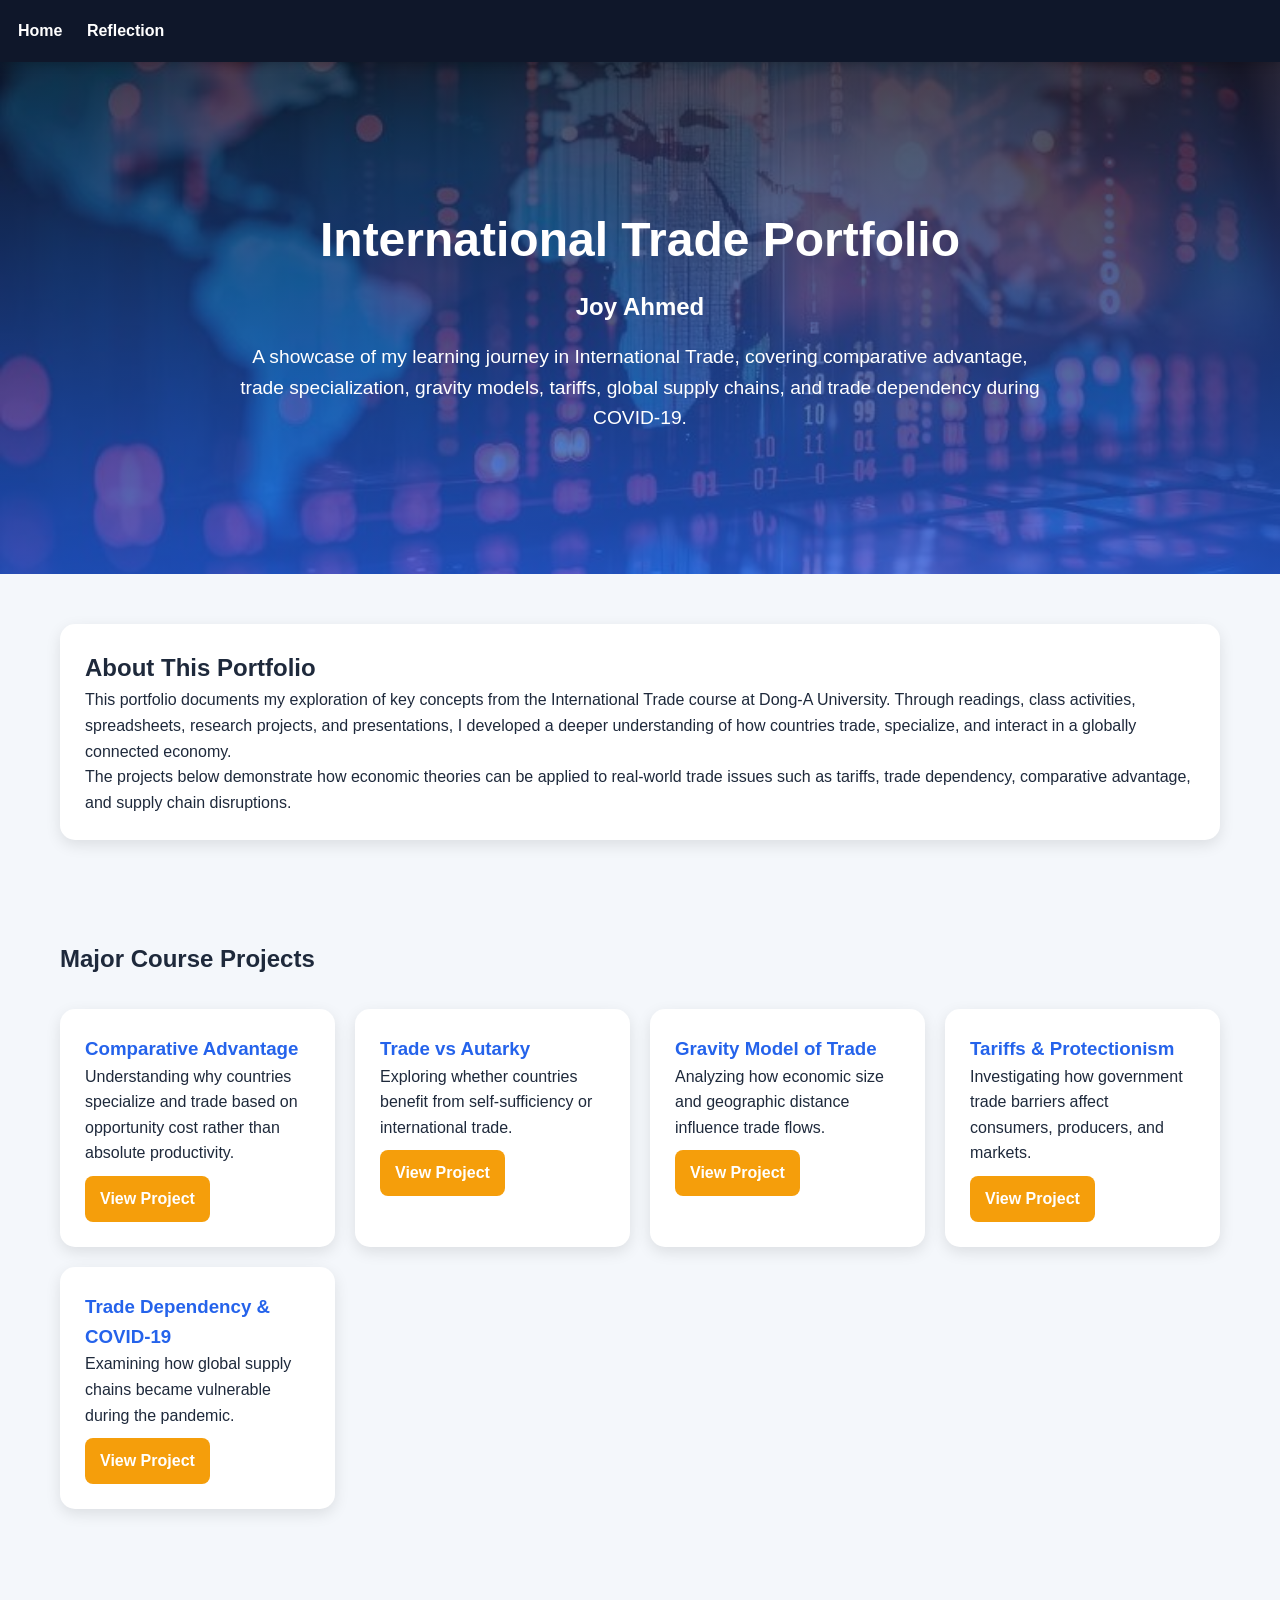
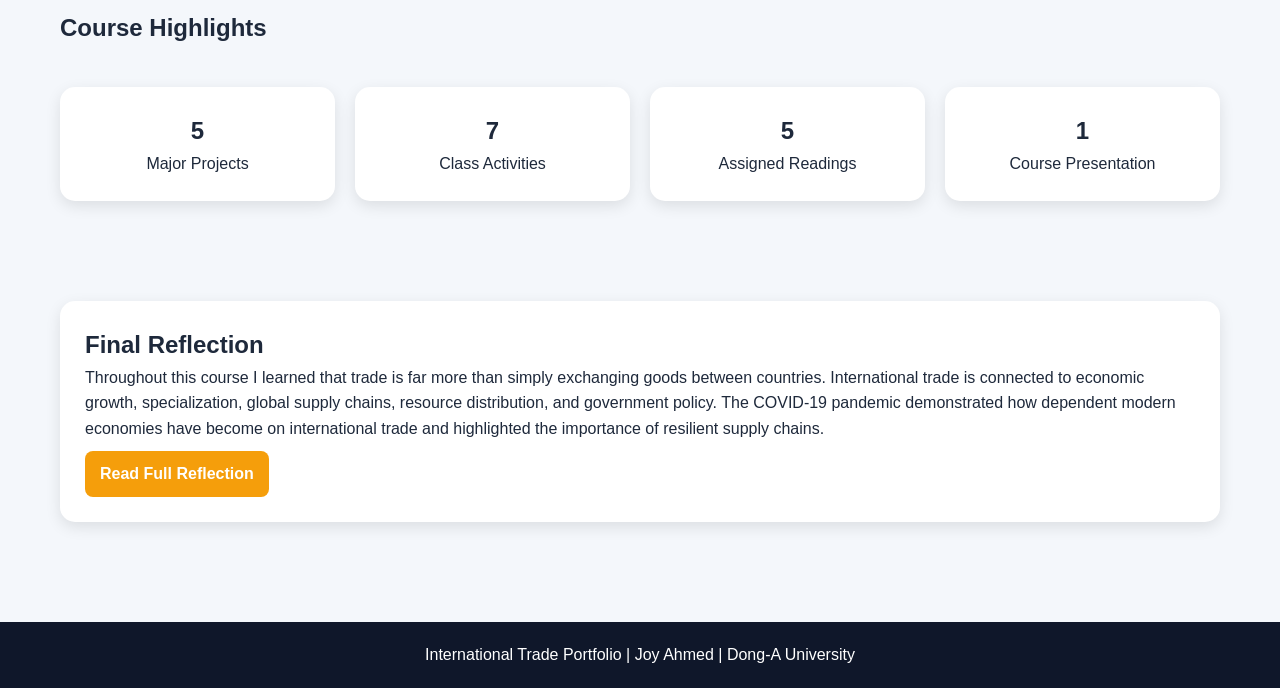
<file: index.html>
<!DOCTYPE html>
<html lang="en">

<head>
<meta charset="UTF-8">
<meta name="viewport" content="width=device-width, initial-scale=1.0">

<title>International Trade Portfolio | Joy Ahmed</title>

<link rel="stylesheet" href="css/style.css">

<style>

.hero{
color:white;
padding:140px 20px;
text-align:center;
}

.home-hero{
background:
linear-gradient(
rgba(15,23,42,.75),
rgba(37,99,235,.75)
),
url("images/home-bg.jpg");

background-size:cover;
background-position:center;
background-repeat:no-repeat;
}

.hero h1{
font-size:3rem;
margin-bottom:10px;
}

.hero h2{
margin-bottom:15px;
}

.hero p{
font-size:1.2rem;
max-width:800px;
margin:auto;
}

.section{
max-width:1200px;
margin:auto;
padding:50px 20px;
}

.course-card{
background:white;
padding:25px;
border-radius:15px;
box-shadow:0 5px 15px rgba(0,0,0,0.1);
}

.project-grid{
display:grid;
grid-template-columns:repeat(auto-fit,minmax(250px,1fr));
gap:20px;
margin-top:30px;
}

.project-card{
background:white;
padding:25px;
border-radius:15px;
box-shadow:0 5px 15px rgba(0,0,0,0.1);
transition:.3s;
}

.project-card:hover{
transform:translateY(-5px);
}

.project-card h3{
color:#2563EB;
}

.btn{
display:inline-block;
margin-top:10px;
padding:10px 15px;
background:#F59E0B;
color:white;
text-decoration:none;
border-radius:8px;
}

.stats{
display:grid;
grid-template-columns:repeat(auto-fit,minmax(200px,1fr));
gap:20px;
text-align:center;
margin-top:40px;
}

.stat-box{
background:white;
padding:25px;
border-radius:15px;
box-shadow:0 5px 15px rgba(0,0,0,.1);
}

footer{
background:#0F172A;
color:white;
text-align:center;
padding:20px;
margin-top:50px;
}

</style>

</head>

<body>

<nav>
<a href="index.html">Home</a>
<a href="reflection.html">Reflection</a>
</nav>

<section class="hero home-hero">

<h1>International Trade Portfolio</h1>

<h2>Joy Ahmed</h2>

<p>
A showcase of my learning journey in International Trade,
covering comparative advantage, trade specialization,
gravity models, tariffs, global supply chains,
and trade dependency during COVID-19.
</p>

</section>

<section class="section">

<div class="course-card">

<h2>About This Portfolio</h2>

<p>
This portfolio documents my exploration of key concepts
from the International Trade course at Dong-A University.

Through readings, class activities, spreadsheets,
research projects, and presentations, I developed a deeper
understanding of how countries trade, specialize,
and interact in a globally connected economy.
</p>

<p>
The projects below demonstrate how economic theories can
be applied to real-world trade issues such as tariffs,
trade dependency, comparative advantage,
and supply chain disruptions.
</p>

</div>

</section>

<section class="section">

<h2>Major Course Projects</h2>

<div class="project-grid">

<div class="project-card">

<h3>Comparative Advantage</h3>

<p>
Understanding why countries specialize and trade based on
opportunity cost rather than absolute productivity.
</p>

<a href="projects/comparative.html" class="btn">
View Project
</a>

</div>

<div class="project-card">

<h3>Trade vs Autarky</h3>

<p>
Exploring whether countries benefit from self-sufficiency
or international trade.
</p>

<a href="projects/autarky.html" class="btn">
View Project
</a>

</div>

<div class="project-card">

<h3>Gravity Model of Trade</h3>

<p>
Analyzing how economic size and geographic distance
influence trade flows.
</p>

<a href="projects/gravity.html" class="btn">
View Project
</a>

</div>

<div class="project-card">

<h3>Tariffs & Protectionism</h3>

<p>
Investigating how government trade barriers affect
consumers, producers, and markets.
</p>

<a href="projects/tariffs.html" class="btn">
View Project
</a>

</div>

<div class="project-card">

<h3>Trade Dependency & COVID-19</h3>

<p>
Examining how global supply chains became vulnerable
during the pandemic.
</p>

<a href="projects/systems.html" class="btn">
View Project
</a>

</div>

</div>

</section>

<section class="section">

<h2>Course Highlights</h2>

<div class="stats">

<div class="stat-box">
<h1>5</h1>
<p>Major Projects</p>
</div>

<div class="stat-box">
<h1>7</h1>
<p>Class Activities</p>
</div>

<div class="stat-box">
<h1>5</h1>
<p>Assigned Readings</p>
</div>

<div class="stat-box">
<h1>1</h1>
<p>Course Presentation</p>
</div>

</div>

</section>

<section class="section">

<div class="course-card">

<h2>Final Reflection</h2>

<p>
Throughout this course I learned that trade is far more
than simply exchanging goods between countries.
International trade is connected to economic growth,
specialization, global supply chains,
resource distribution, and government policy.

The COVID-19 pandemic demonstrated how dependent modern
economies have become on international trade and
highlighted the importance of resilient supply chains.
</p>

<a href="reflection.html" class="btn">
Read Full Reflection
</a>

</div>

</section>

<footer>
International Trade Portfolio | Joy Ahmed | Dong-A University
</footer>

</body>
</html>
</file>
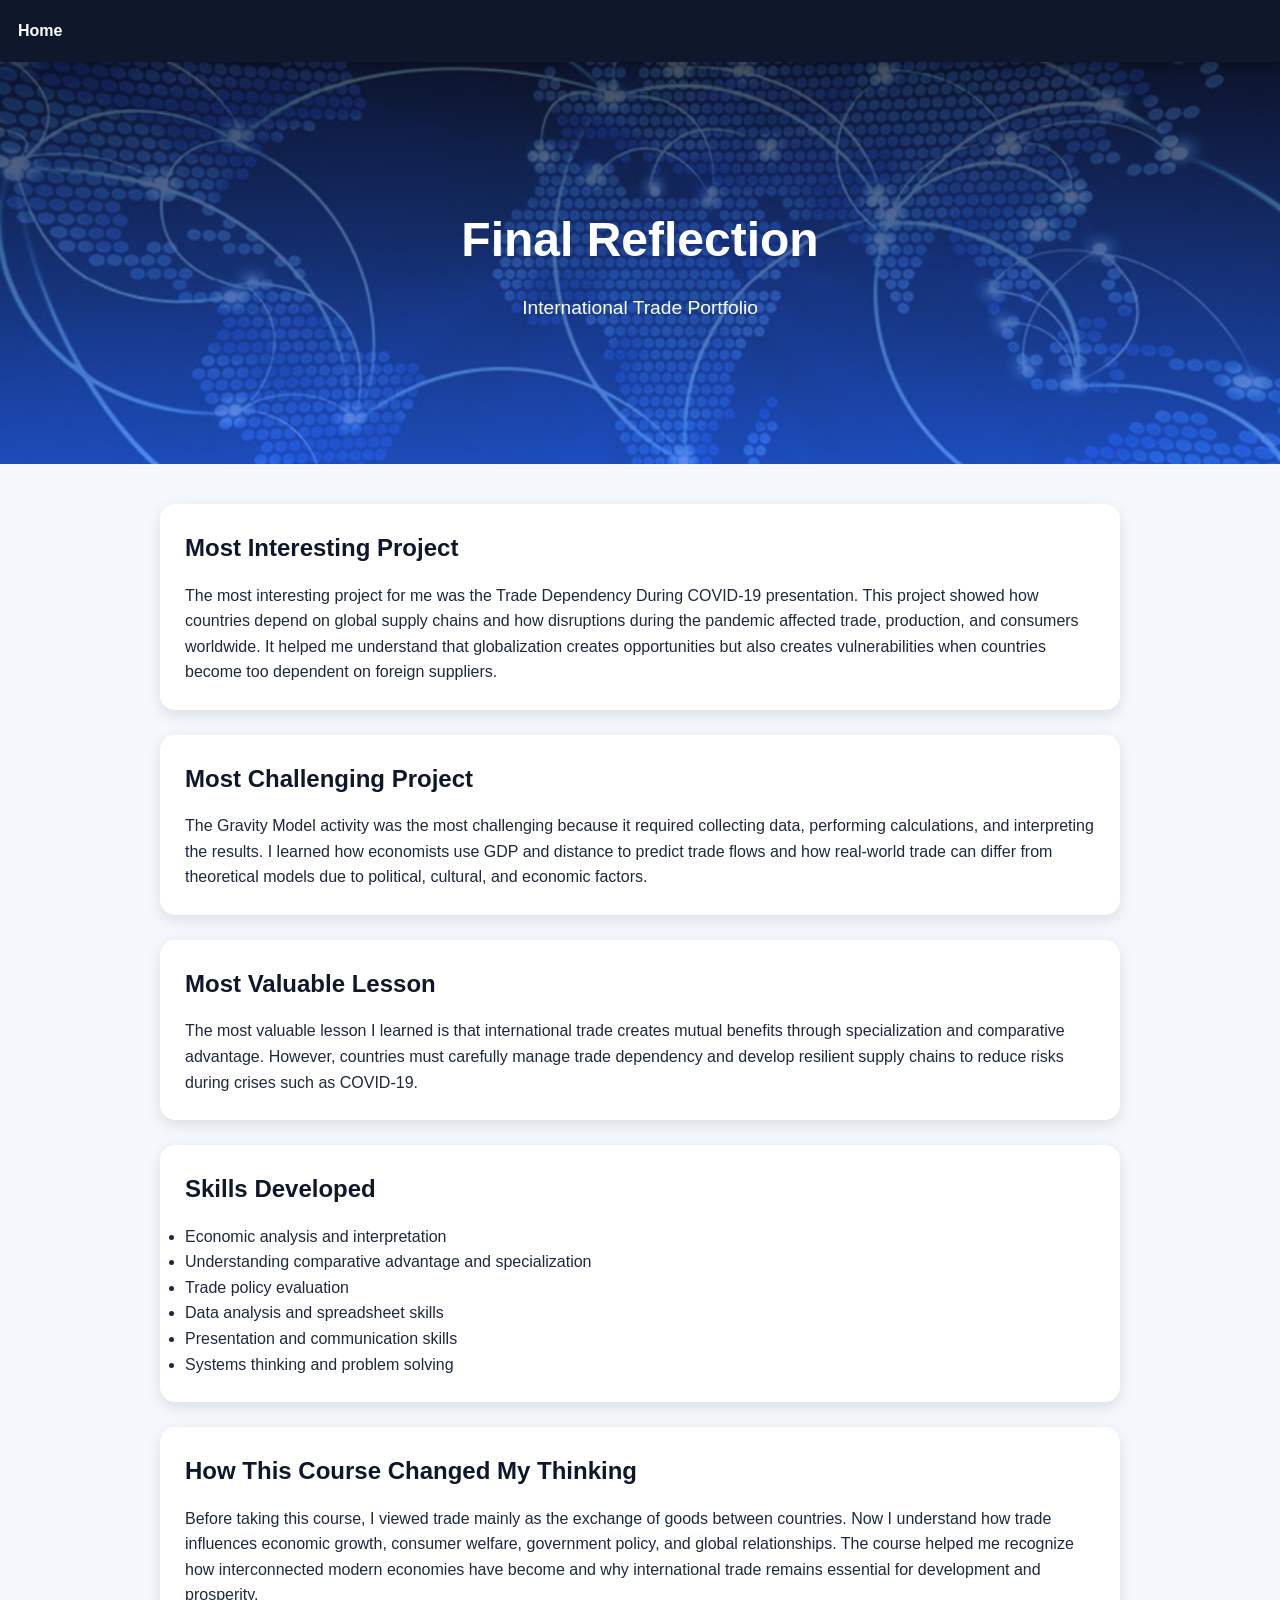
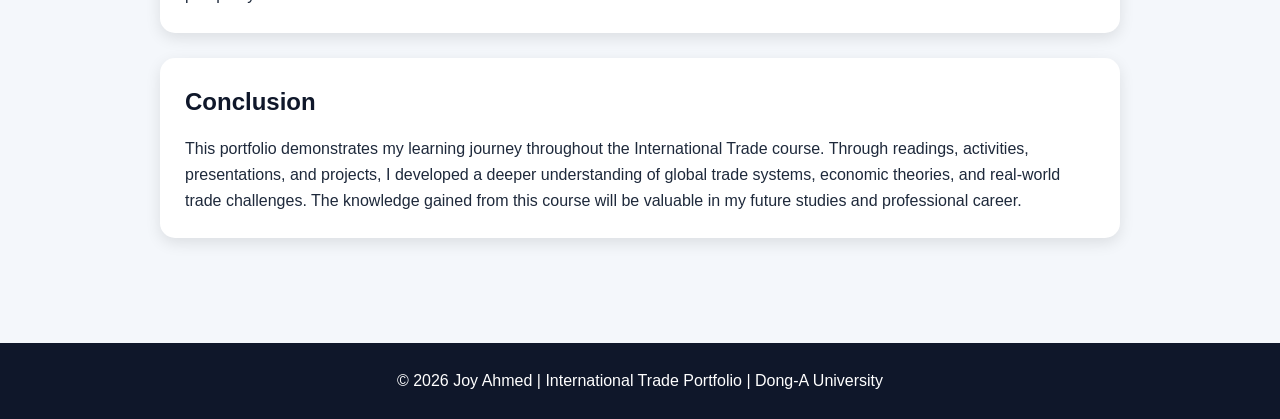
<file: reflection.html>
<!DOCTYPE html>
<html lang="en">
<head>
<meta charset="UTF-8">
<meta name="viewport" content="width=device-width, initial-scale=1.0">
<title>Final Reflection</title>

<link rel="stylesheet" href="css/style.css">

<style>
.project-header{
background:
linear-gradient(
rgba(15,23,42,.75),
rgba(37,99,235,.75)
),
url("images/reflections-bg.jpg");

background-size:cover;
background-position:center;
background-repeat:no-repeat;

color:white;
padding:120px 20px;
text-align:center;
}
.container{
max-width:1000px;
margin:auto;
padding:40px 20px;
}

.card{
background:white;
padding:25px;
margin-bottom:25px;
border-radius:15px;
box-shadow:0 5px 15px rgba(0,0,0,.1);
}

.card h2{
margin-bottom:15px;
color:#0F172A;
}

footer{
text-align:center;
padding:30px;
color:#666;
}
</style>

</head>

<body>

<nav>
<a href="index.html">Home</a>
</nav>

<section class="hero">
<h1>Final Reflection</h1>
<p>International Trade Portfolio</p>
</section>

<div class="container">

<div class="card">
<h2>Most Interesting Project</h2>
<p>
The most interesting project for me was the Trade Dependency During COVID-19 presentation.
This project showed how countries depend on global supply chains and how disruptions during the pandemic affected trade, production, and consumers worldwide.
It helped me understand that globalization creates opportunities but also creates vulnerabilities when countries become too dependent on foreign suppliers.
</p>
</div>

<div class="card">
<h2>Most Challenging Project</h2>
<p>
The Gravity Model activity was the most challenging because it required collecting data, performing calculations, and interpreting the results.
I learned how economists use GDP and distance to predict trade flows and how real-world trade can differ from theoretical models due to political, cultural, and economic factors.
</p>
</div>

<div class="card">
<h2>Most Valuable Lesson</h2>
<p>
The most valuable lesson I learned is that international trade creates mutual benefits through specialization and comparative advantage.
However, countries must carefully manage trade dependency and develop resilient supply chains to reduce risks during crises such as COVID-19.
</p>
</div>

<div class="card">
<h2>Skills Developed</h2>
<ul>
<li>Economic analysis and interpretation</li>
<li>Understanding comparative advantage and specialization</li>
<li>Trade policy evaluation</li>
<li>Data analysis and spreadsheet skills</li>
<li>Presentation and communication skills</li>
<li>Systems thinking and problem solving</li>
</ul>
</div>

<div class="card">
<h2>How This Course Changed My Thinking</h2>
<p>
Before taking this course, I viewed trade mainly as the exchange of goods between countries.
Now I understand how trade influences economic growth, consumer welfare, government policy, and global relationships.
The course helped me recognize how interconnected modern economies have become and why international trade remains essential for development and prosperity.
</p>
</div>

<div class="card">
<h2>Conclusion</h2>
<p>
This portfolio demonstrates my learning journey throughout the International Trade course.
Through readings, activities, presentations, and projects, I developed a deeper understanding of global trade systems, economic theories, and real-world trade challenges.
The knowledge gained from this course will be valuable in my future studies and professional career.
</p>
</div>

</div>

<footer style="
text-align:center;
padding:25px;
background:#0F172A;
color:white;
margin-top:40px;
">
© 2026 Joy Ahmed | International Trade Portfolio | Dong-A University
</footer>


</body>
</html>
</file>
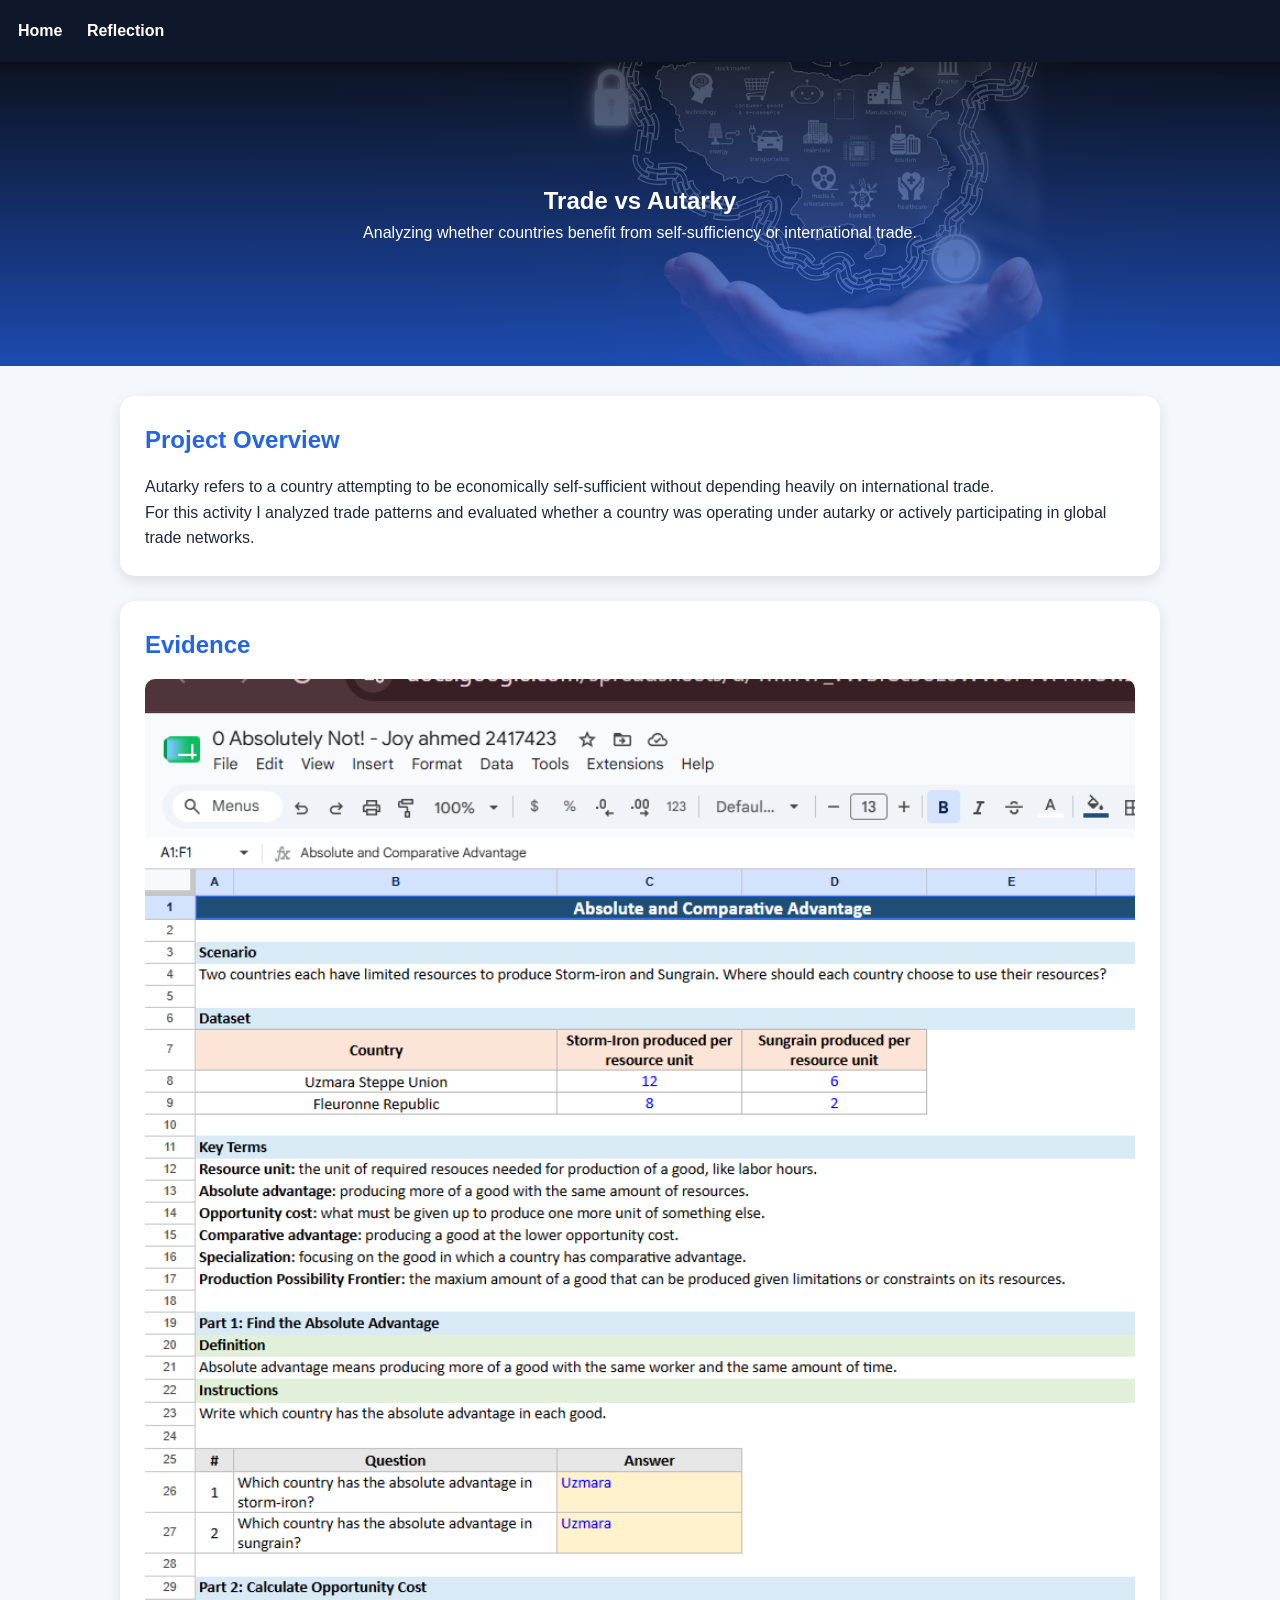
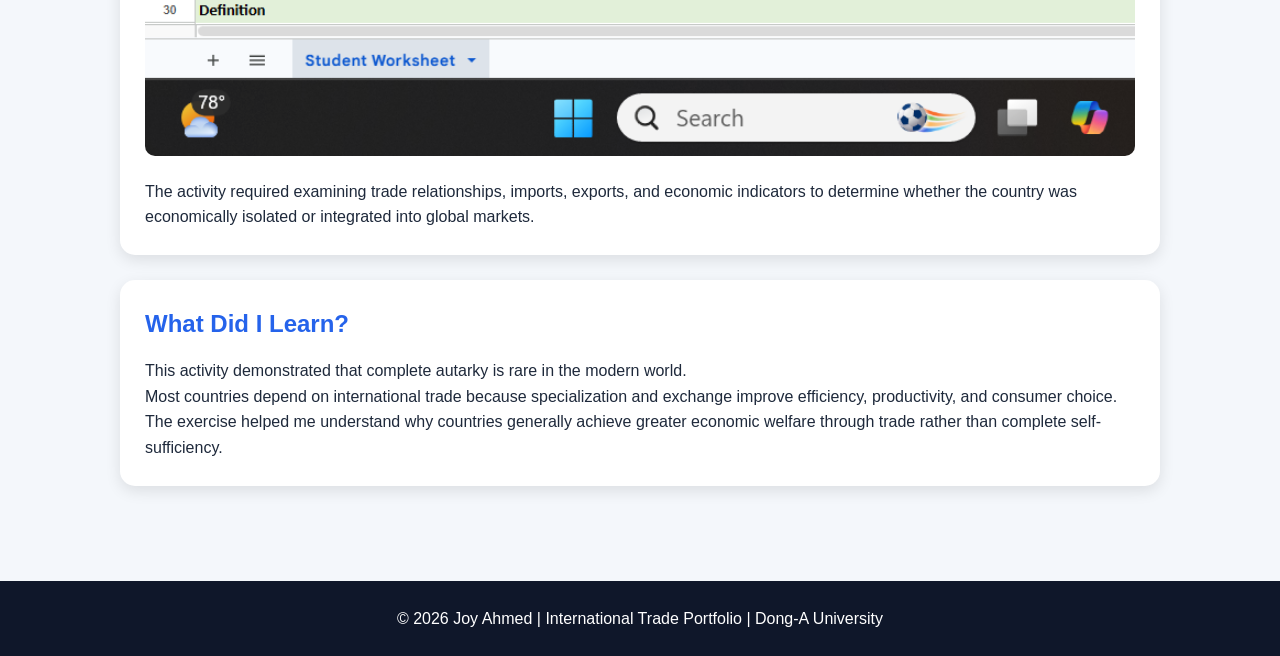
<file: projects/autarky.html>
<!DOCTYPE html>
<html lang="en">

<head>
<meta charset="UTF-8">
<meta name="viewport" content="width=device-width, initial-scale=1.0">
<title>Trade vs Autarky</title>

<link rel="stylesheet" href="../css/style.css">

<style>

.project-header{
background:
linear-gradient(
rgba(15,23,42,.75),
rgba(37,99,235,.75)
),
url("../images/autarky-bg.jpg");

background-size:cover;
background-position:center;
background-repeat:no-repeat;

color:white;
padding:120px 20px;
text-align:center;
}

.content{
max-width:1100px;
margin:auto;
padding:30px;
}

.card{
background:white;
padding:25px;
margin-bottom:25px;
border-radius:15px;
box-shadow:0 5px 15px rgba(0,0,0,.1);
}

.card img{
width:100%;
border-radius:10px;
margin-bottom:15px;
}

.card h2{
color:#2563EB;
margin-bottom:15px;
}

</style>

</head>

<body>

<nav>
<a href="../index.html">Home</a>
<a href="../reflection.html">Reflection</a>
</nav>

<section class="project-header">

<h1>Trade vs Autarky</h1>

<p>
Analyzing whether countries benefit from self-sufficiency or international trade.
</p>

</section>

<div class="content">

<div class="card">

<h2>Project Overview</h2>

<p>
Autarky refers to a country attempting to be economically self-sufficient without depending heavily on international trade.
</p>

<p>
For this activity I analyzed trade patterns and evaluated whether a country was operating under autarky or actively participating in global trade networks.
</p>

</div>

<div class="card">

<h2>Evidence</h2>

<img src="../images/absolutelynot.png" alt="Autarky Activity Evidence">

<p>
The activity required examining trade relationships, imports, exports, and economic indicators to determine whether the country was economically isolated or integrated into global markets.
</p>

</div>

<div class="card">

<h2>What Did I Learn?</h2>

<p>
This activity demonstrated that complete autarky is rare in the modern world.
</p>

<p>
Most countries depend on international trade because specialization and exchange improve efficiency, productivity, and consumer choice.
</p>

<p>
The exercise helped me understand why countries generally achieve greater economic welfare through trade rather than complete self-sufficiency.
</p>

</div>

</div>

<footer style="
text-align:center;
padding:25px;
background:#0F172A;
color:white;
margin-top:40px;
">
© 2026 Joy Ahmed | International Trade Portfolio | Dong-A University
</footer>

</body>
</html>
</file>
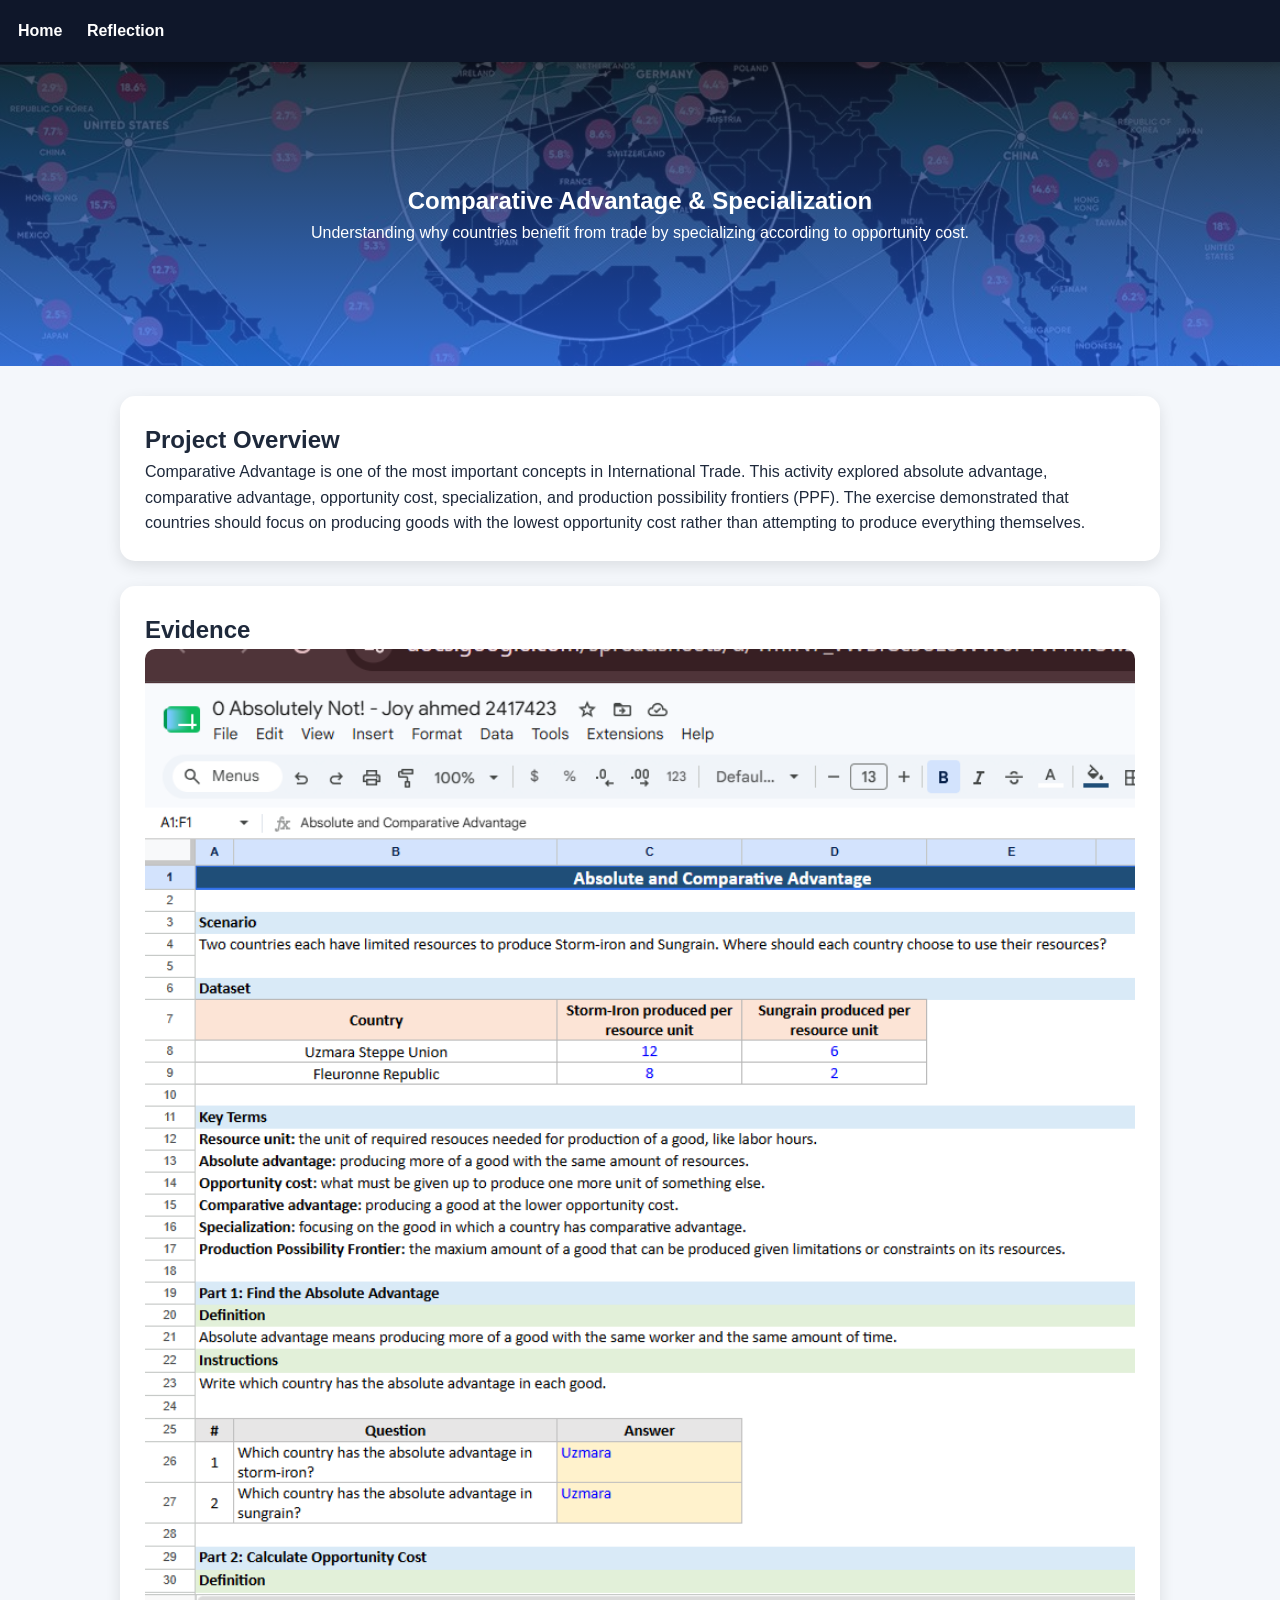
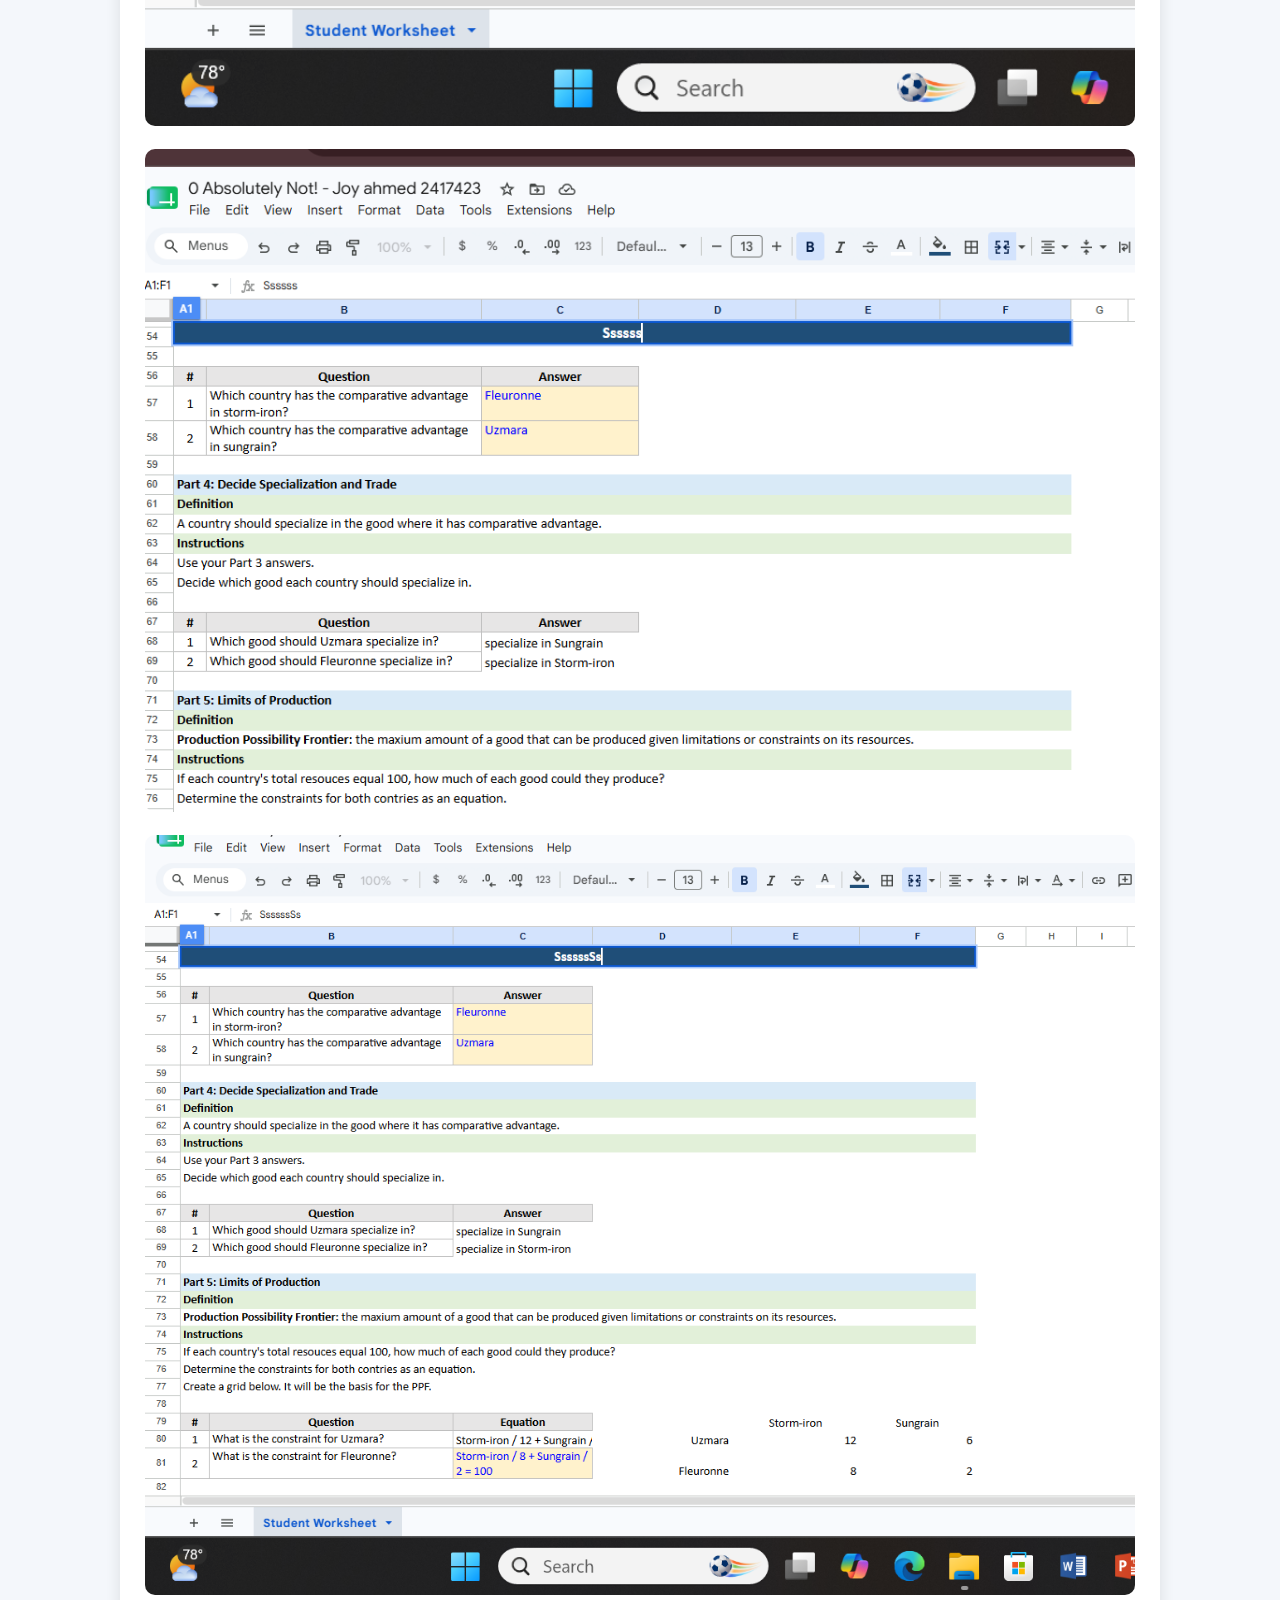
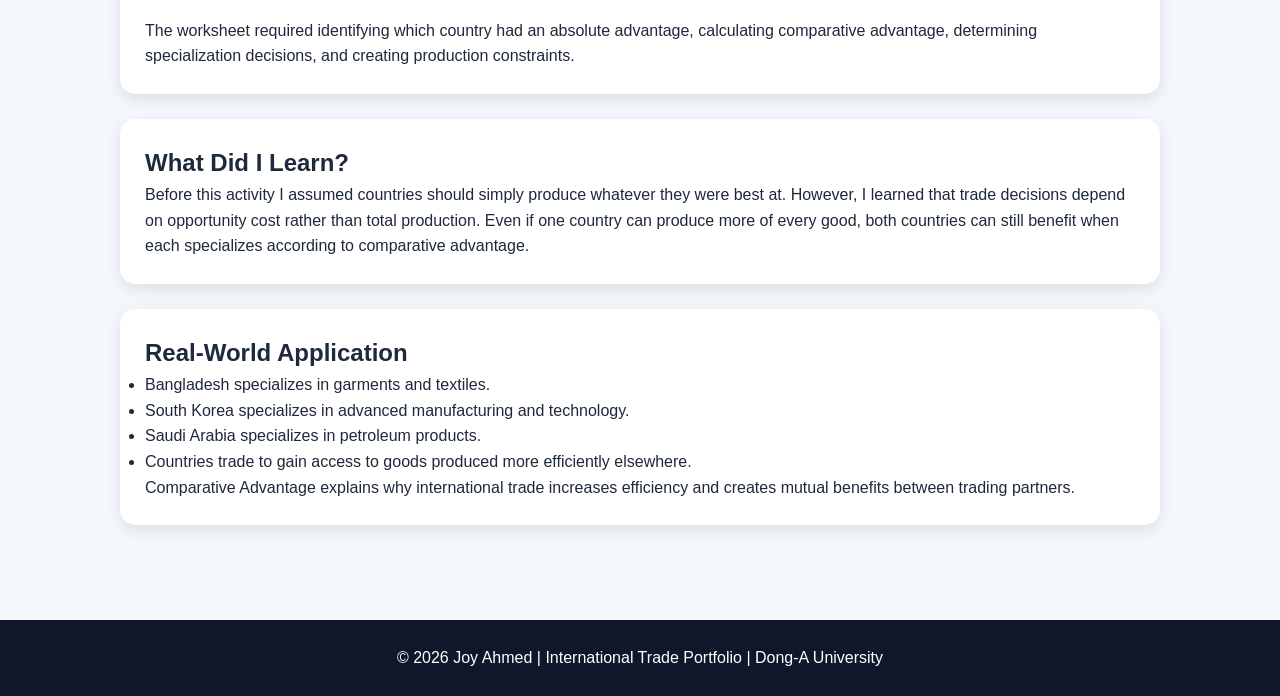
<file: projects/comparative.html>
<!DOCTYPE html>

<html lang="en">
<head>
<meta charset="UTF-8">
<meta name="viewport" content="width=device-width, initial-scale=1.0">
<title>Comparative Advantage</title>

<link rel="stylesheet" href="../css/style.css">

<style>
.project-header{
background:
linear-gradient(
rgba(15,23,42,.75),
rgba(37,99,235,.75)
),
url("../images/comparative-bg.jpg");

background-size:cover;
background-position:center;
background-repeat:no-repeat;

color:white;
padding:120px 20px;
text-align:center;
}
  .content{
max-width:1100px;
margin:auto;
padding:30px;
}

.card{
background:white;
padding:25px;
margin-bottom:25px;
border-radius:15px;
box-shadow:0 5px 15px rgba(0,0,0,.1);
}

.card img{
width:100%;
border-radius:10px;
margin-bottom:15px;
}
</style>

</head>

<body>

<nav>
<a href="../index.html">Home</a>
<a href="../reflection.html">Reflection</a>
</nav>

<section class="project-header">

<h1>Comparative Advantage & Specialization</h1>

<p>
Understanding why countries benefit from trade by specializing according to opportunity cost.
</p>

</section>

<div class="content">

<div class="card">

<h2>Project Overview</h2>

<p>
Comparative Advantage is one of the most important concepts in International Trade.

This activity explored absolute advantage, comparative advantage, opportunity cost, specialization, and production possibility frontiers (PPF).

The exercise demonstrated that countries should focus on producing goods with the lowest opportunity cost rather than attempting to produce everything themselves.

</p>

</div>

<div class="card">

<h2>Evidence</h2>

<img src="../images/absolutelynot.png">

<img src="../images/absolutly not.png">

<img src="../images/absolutely not.png">

<p>
The worksheet required identifying which country had an absolute advantage, calculating comparative advantage, determining specialization decisions, and creating production constraints.
</p>

</div>

<div class="card">

<h2>What Did I Learn?</h2>

<p>
Before this activity I assumed countries should simply produce whatever they were best at.

However, I learned that trade decisions depend on opportunity cost rather than total production.

Even if one country can produce more of every good, both countries can still benefit when each specializes according to comparative advantage.

</p>

</div>

<div class="card">

<h2>Real-World Application</h2>

<ul>
<li>Bangladesh specializes in garments and textiles.</li>
<li>South Korea specializes in advanced manufacturing and technology.</li>
<li>Saudi Arabia specializes in petroleum products.</li>
<li>Countries trade to gain access to goods produced more efficiently elsewhere.</li>
</ul>

<p>
Comparative Advantage explains why international trade increases efficiency and creates mutual benefits between trading partners.
</p>

</div>

</div>
<footer style="
text-align:center;
padding:25px;
background:#0F172A;
color:white;
margin-top:40px;
">
© 2026 Joy Ahmed | International Trade Portfolio | Dong-A University
</footer>
</body>
</html>
</file>
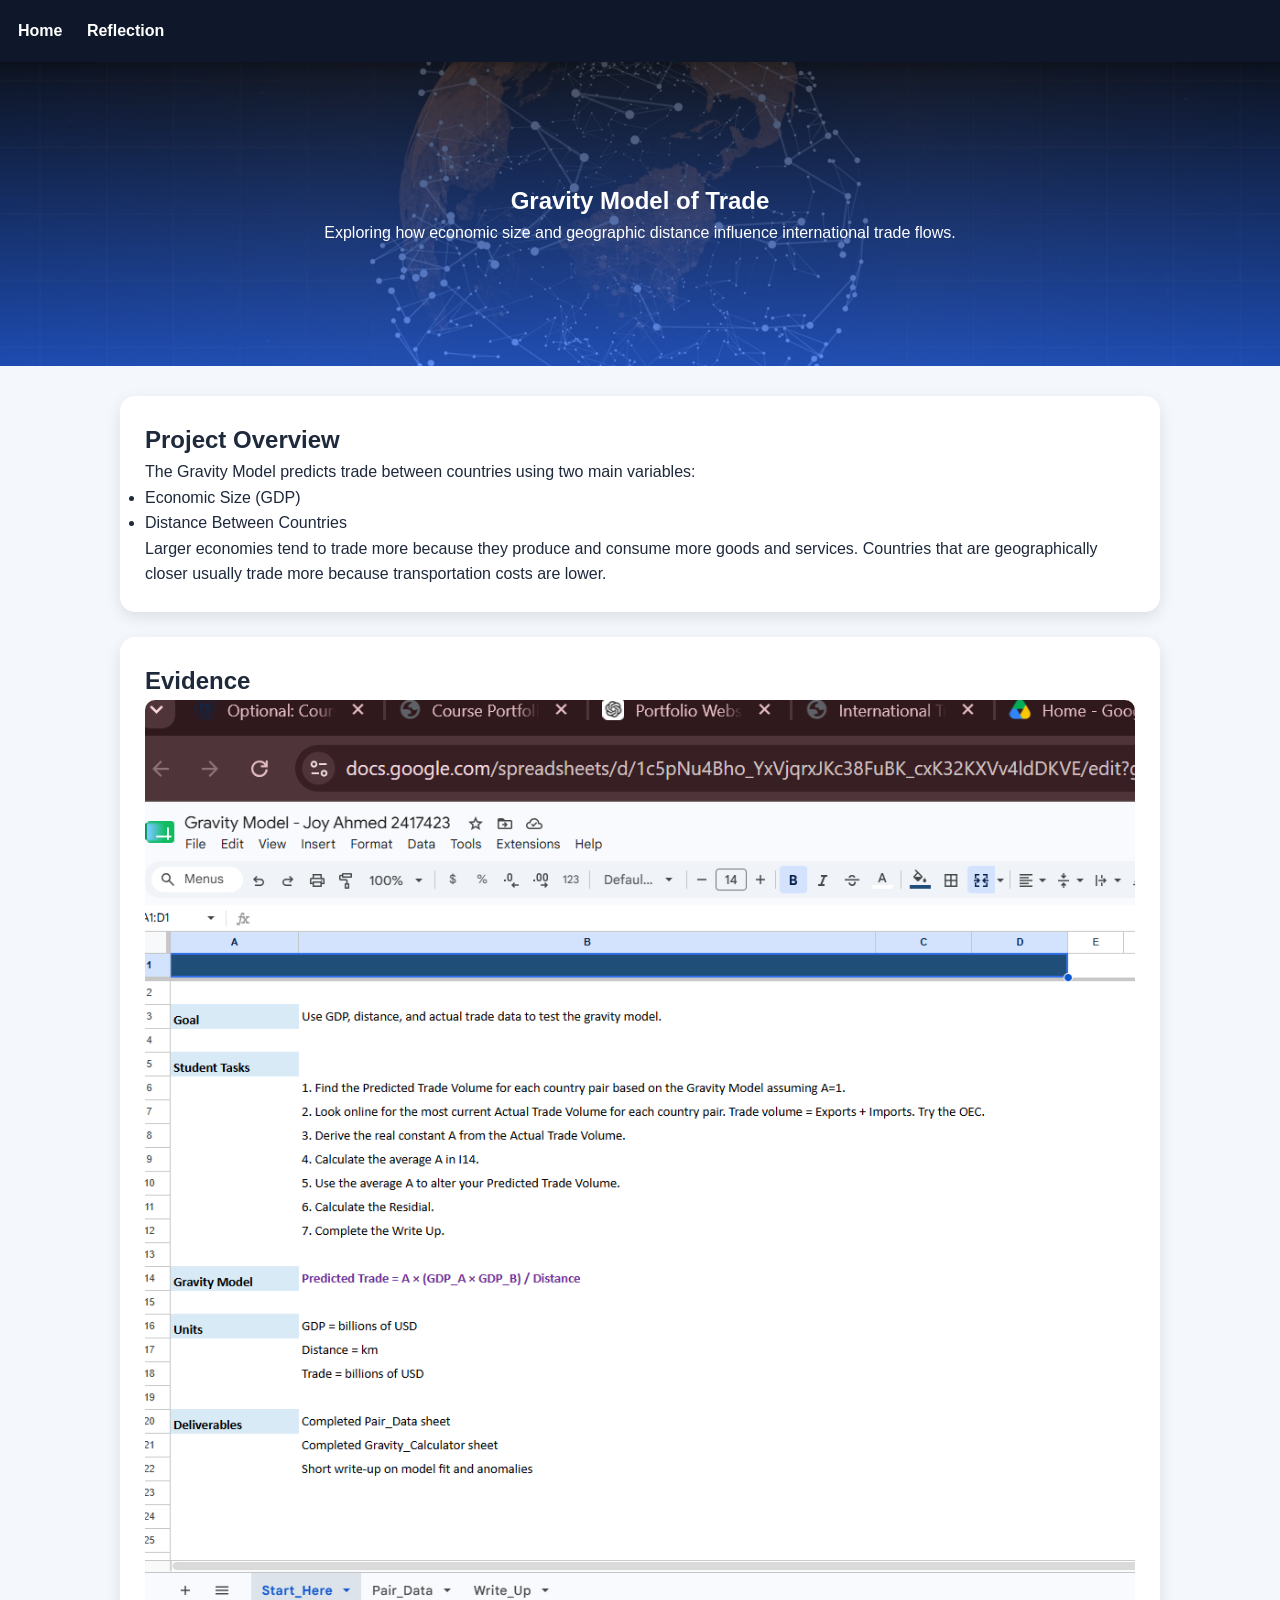
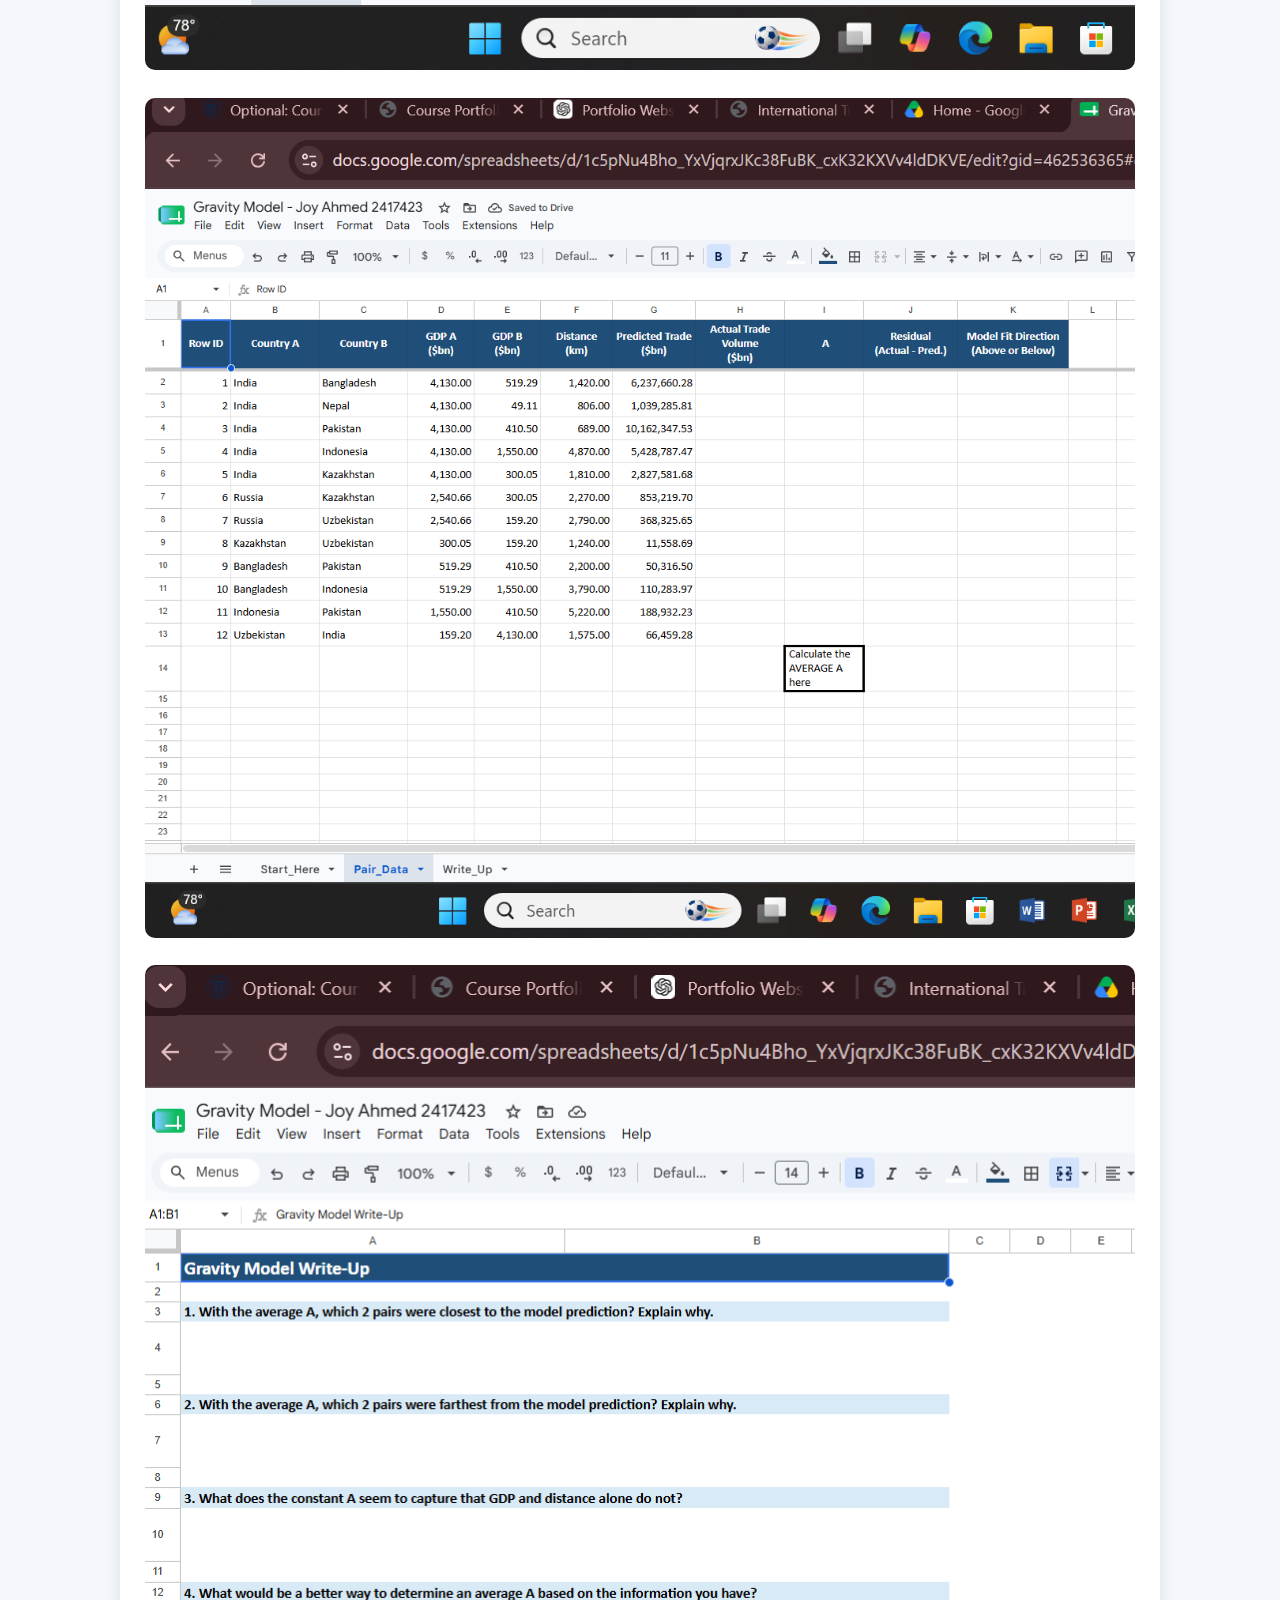
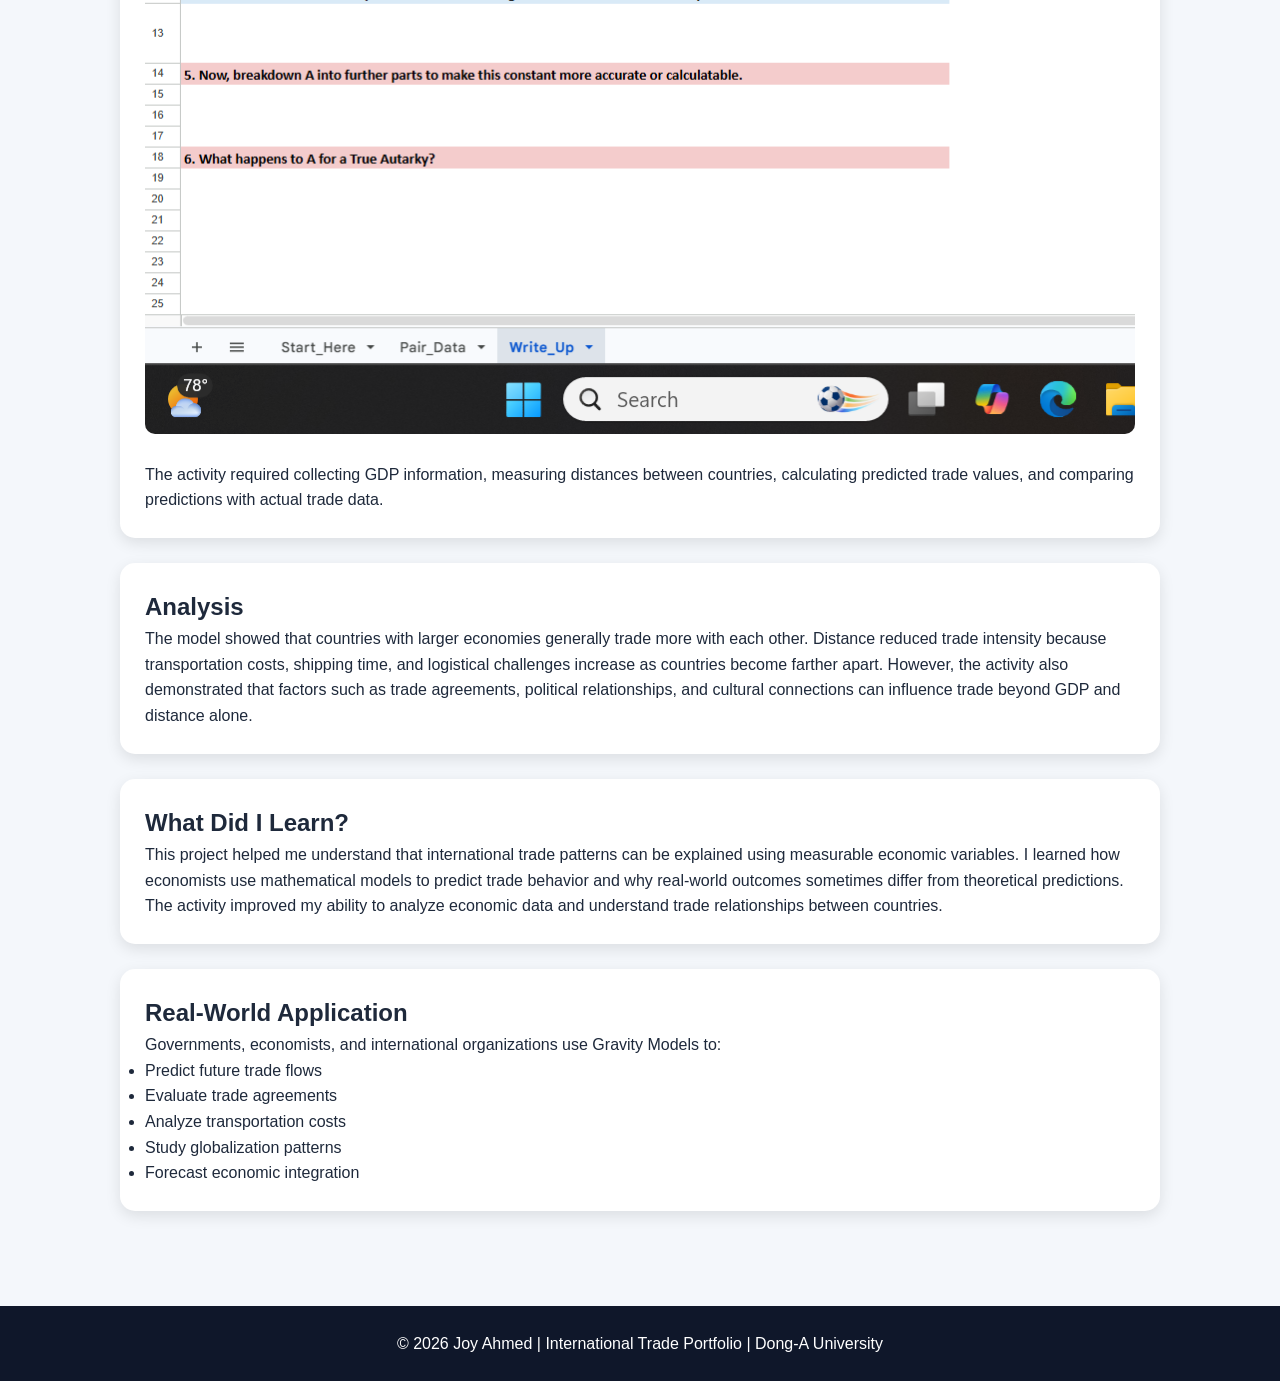
<file: projects/gravity.html>
<!DOCTYPE html>

<html lang="en">
<head>
<meta charset="UTF-8">
<meta name="viewport" content="width=device-width, initial-scale=1.0">
<title>Gravity Model of Trade</title>

<link rel="stylesheet" href="../css/style.css">

<style>
.project-header{
background:
linear-gradient(
rgba(15,23,42,.75),
rgba(37,99,235,.75)
),
url("../images/gravity-bg.jpg");

background-size:cover;
background-position:center;
background-repeat:no-repeat;

color:white;
padding:120px 20px;
text-align:center;
}
.content{
max-width:1100px;
margin:auto;
padding:30px;
}

.card{
background:white;
padding:25px;
margin-bottom:25px;
border-radius:15px;
box-shadow:0 5px 15px rgba(0,0,0,.1);
}

.card img{
width:100%;
border-radius:10px;
margin-bottom:20px;
}
</style>

</head>

<body>

<nav>
<a href="../index.html">Home</a>
<a href="../reflection.html">Reflection</a>
</nav>

<section class="project-header">

<h1>Gravity Model of Trade</h1>

<p>
Exploring how economic size and geographic distance influence international trade flows.
</p>

</section>

<div class="content">

<div class="card">

<h2>Project Overview</h2>

<p>
The Gravity Model predicts trade between countries using two main variables:

</p>

<ul>
<li>Economic Size (GDP)</li>
<li>Distance Between Countries</li>
</ul>

<p>
Larger economies tend to trade more because they produce and consume more goods and services.

Countries that are geographically closer usually trade more because transportation costs are lower.

</p>

</div>

<div class="card">

<h2>Evidence</h2>

<img src="../images/gravity model.png">

<img src="../images/gravity model (2).png">

<img src="../images/gravity model (3).png">

<p>
The activity required collecting GDP information, measuring distances between countries, calculating predicted trade values, and comparing predictions with actual trade data.
</p>

</div>

<div class="card">

<h2>Analysis</h2>

<p>
The model showed that countries with larger economies generally trade more with each other.

Distance reduced trade intensity because transportation costs, shipping time, and logistical challenges increase as countries become farther apart.

However, the activity also demonstrated that factors such as trade agreements, political relationships, and cultural connections can influence trade beyond GDP and distance alone.

</p>

</div>

<div class="card">

<h2>What Did I Learn?</h2>

<p>
This project helped me understand that international trade patterns can be explained using measurable economic variables.

I learned how economists use mathematical models to predict trade behavior and why real-world outcomes sometimes differ from theoretical predictions.

The activity improved my ability to analyze economic data and understand trade relationships between countries.

</p>

</div>

<div class="card">

<h2>Real-World Application</h2>

<p>
Governments, economists, and international organizations use Gravity Models to:

</p>

<ul>
<li>Predict future trade flows</li>
<li>Evaluate trade agreements</li>
<li>Analyze transportation costs</li>
<li>Study globalization patterns</li>
<li>Forecast economic integration</li>
</ul>

</div>

</div>
<footer style="
text-align:center;
padding:25px;
background:#0F172A;
color:white;
margin-top:40px;
">
© 2026 Joy Ahmed | International Trade Portfolio | Dong-A University
</footer>

</body>
</html>
</file>
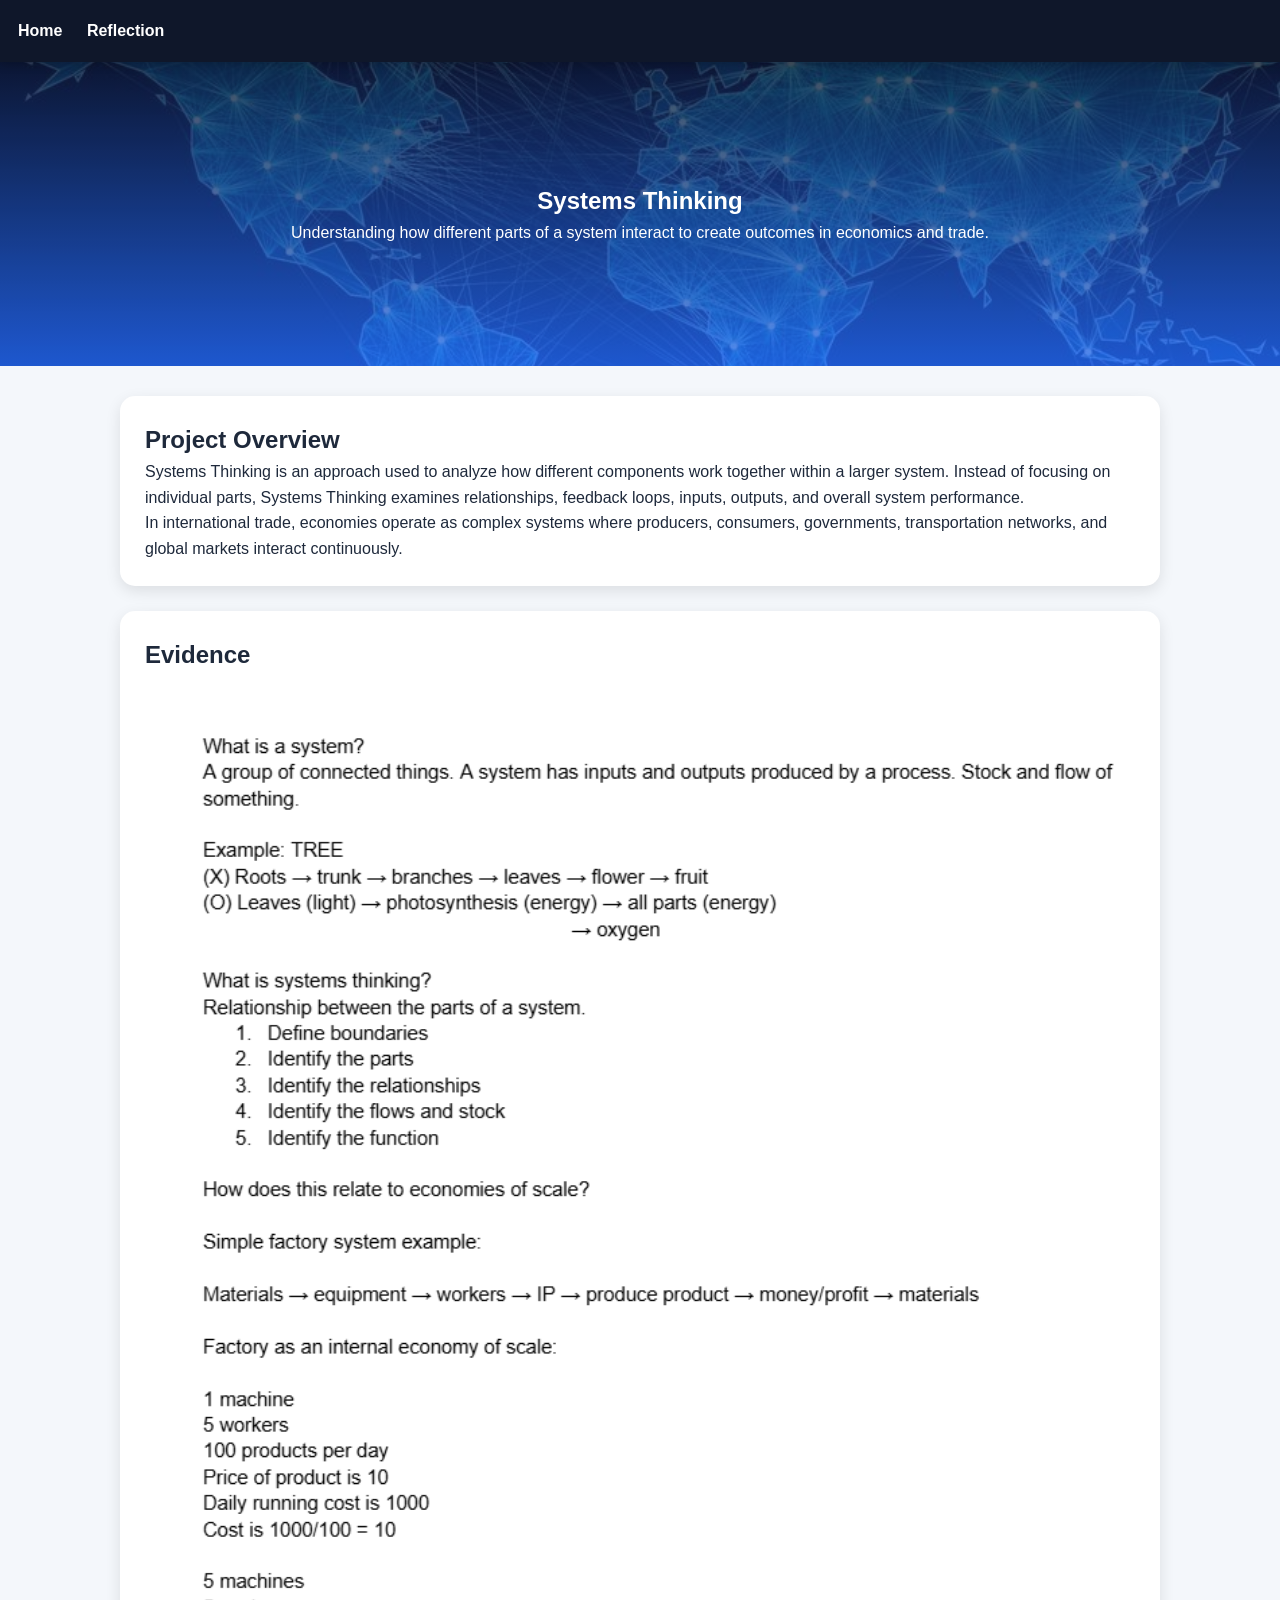
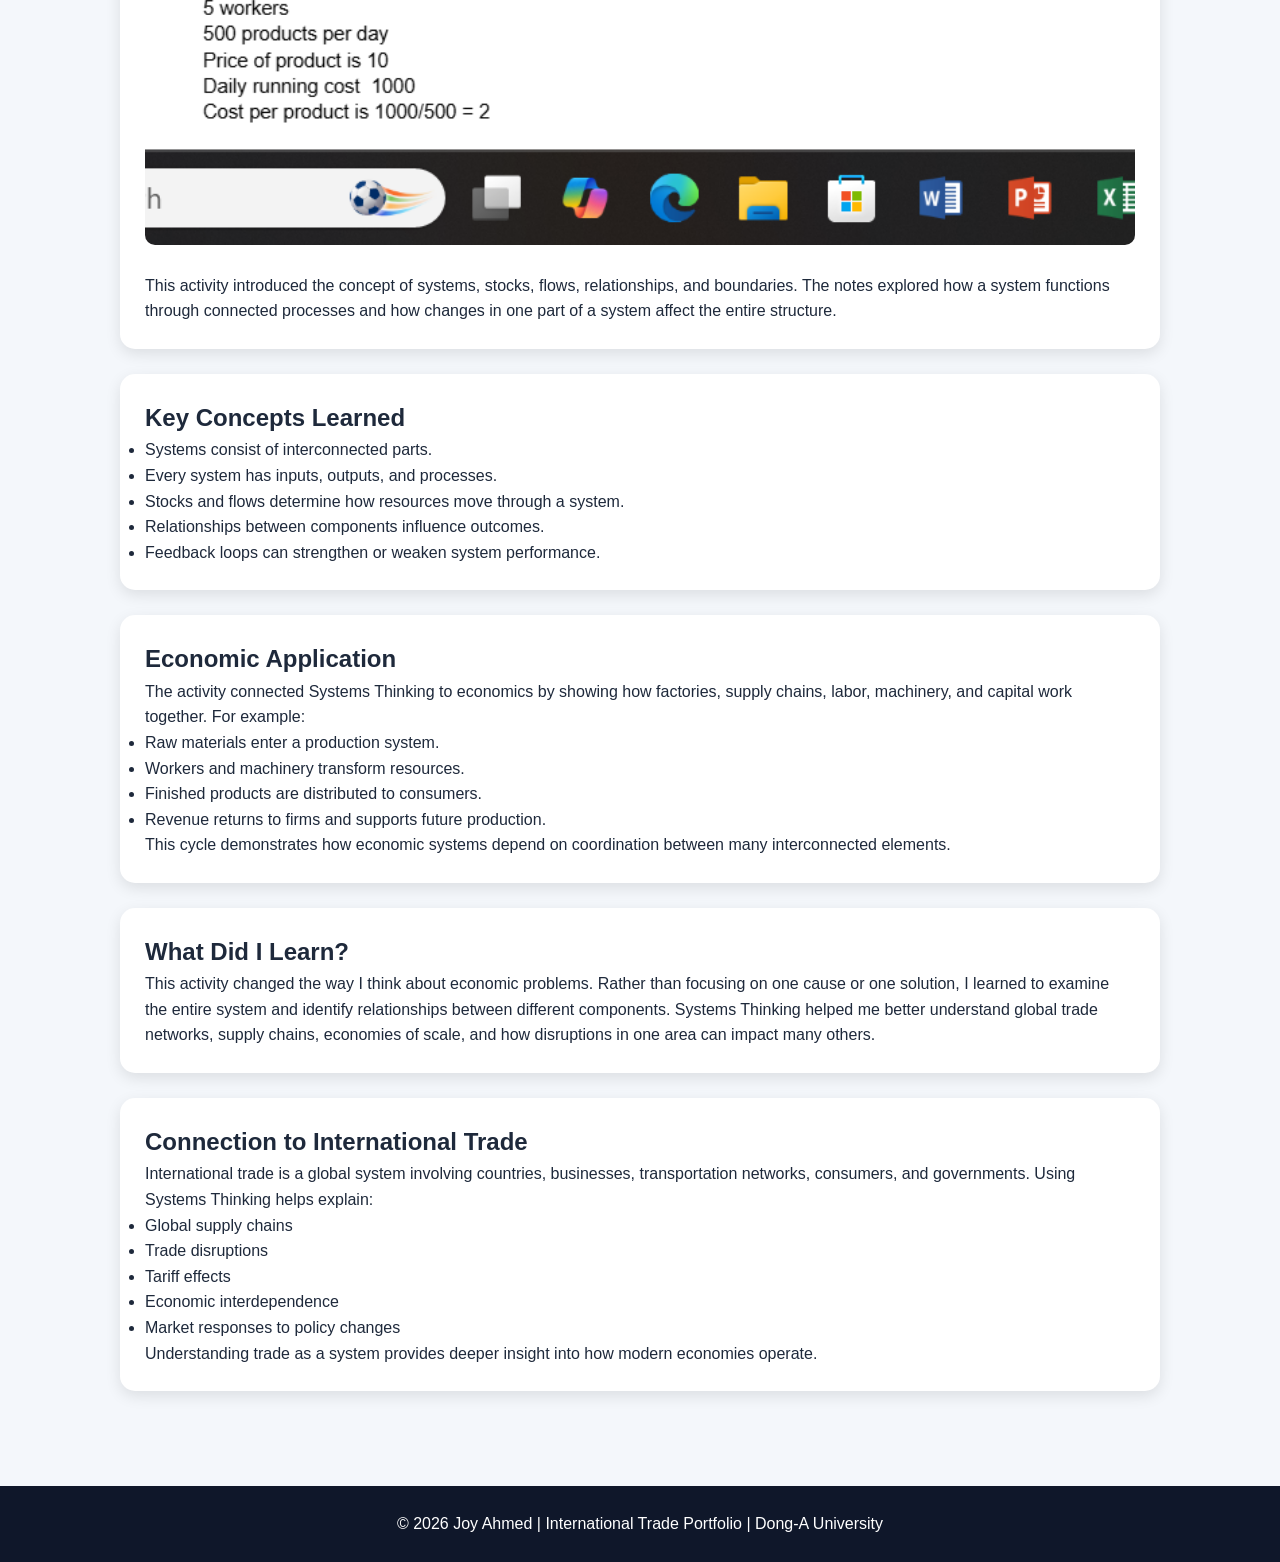
<file: projects/systems.html>
<!DOCTYPE html>
<html lang="en">
<head>
<meta charset="UTF-8">
<meta name="viewport" content="width=device-width, initial-scale=1.0">
<title>Systems Thinking</title>

<link rel="stylesheet" href="../css/style.css">

<style>
.project-header{
background:
linear-gradient(
rgba(15,23,42,.75),
rgba(37,99,235,.75)
),
url("../images/systems-bg.jpg");

background-size:cover;
background-position:center;
background-repeat:no-repeat;

color:white;
padding:120px 20px;
text-align:center;
}
.content{
max-width:1100px;
margin:auto;
padding:30px;
}

.card{
background:white;
padding:25px;
margin-bottom:25px;
border-radius:15px;
box-shadow:0 5px 15px rgba(0,0,0,.1);
}

.card img{
width:100%;
border-radius:10px;
margin-bottom:20px;
}
</style>

</head>

<body>

<nav>
<a href="../index.html">Home</a>
<a href="../reflection.html">Reflection</a>
</nav>

<section class="project-header">

<h1>Systems Thinking</h1>

<p>
Understanding how different parts of a system interact to create outcomes in economics and trade.
</p>

</section>

<div class="content">

<div class="card">

<h2>Project Overview</h2>

<p>
Systems Thinking is an approach used to analyze how different components work together within a larger system.

Instead of focusing on individual parts, Systems Thinking examines relationships, feedback loops, inputs, outputs, and overall system performance.
</p>

<p>
In international trade, economies operate as complex systems where producers, consumers, governments, transportation networks, and global markets interact continuously.
</p>

</div>

<div class="card">

<h2>Evidence</h2>

<img src="../images/system thinking.png">

<p>
This activity introduced the concept of systems, stocks, flows, relationships, and boundaries.

The notes explored how a system functions through connected processes and how changes in one part of a system affect the entire structure.
</p>

</div>

<div class="card">

<h2>Key Concepts Learned</h2>

<ul>
<li>Systems consist of interconnected parts.</li>
<li>Every system has inputs, outputs, and processes.</li>
<li>Stocks and flows determine how resources move through a system.</li>
<li>Relationships between components influence outcomes.</li>
<li>Feedback loops can strengthen or weaken system performance.</li>
</ul>

</div>

<div class="card">

<h2>Economic Application</h2>

<p>
The activity connected Systems Thinking to economics by showing how factories, supply chains, labor, machinery, and capital work together.

For example:

</p>

<ul>
<li>Raw materials enter a production system.</li>
<li>Workers and machinery transform resources.</li>
<li>Finished products are distributed to consumers.</li>
<li>Revenue returns to firms and supports future production.</li>
</ul>

<p>
This cycle demonstrates how economic systems depend on coordination between many interconnected elements.
</p>

</div>

<div class="card">

<h2>What Did I Learn?</h2>

<p>
This activity changed the way I think about economic problems.

Rather than focusing on one cause or one solution, I learned to examine the entire system and identify relationships between different components.

Systems Thinking helped me better understand global trade networks, supply chains, economies of scale, and how disruptions in one area can impact many others.
</p>

</div>

<div class="card">

<h2>Connection to International Trade</h2>

<p>
International trade is a global system involving countries, businesses, transportation networks, consumers, and governments.

Using Systems Thinking helps explain:

</p>

<ul>
<li>Global supply chains</li>
<li>Trade disruptions</li>
<li>Tariff effects</li>
<li>Economic interdependence</li>
<li>Market responses to policy changes</li>
</ul>

<p>
Understanding trade as a system provides deeper insight into how modern economies operate.
</p>

</div>

</div>
<footer style="
text-align:center;
padding:25px;
background:#0F172A;
color:white;
margin-top:40px;
">
© 2026 Joy Ahmed | International Trade Portfolio | Dong-A University
</footer>

</body>
</html>
</file>
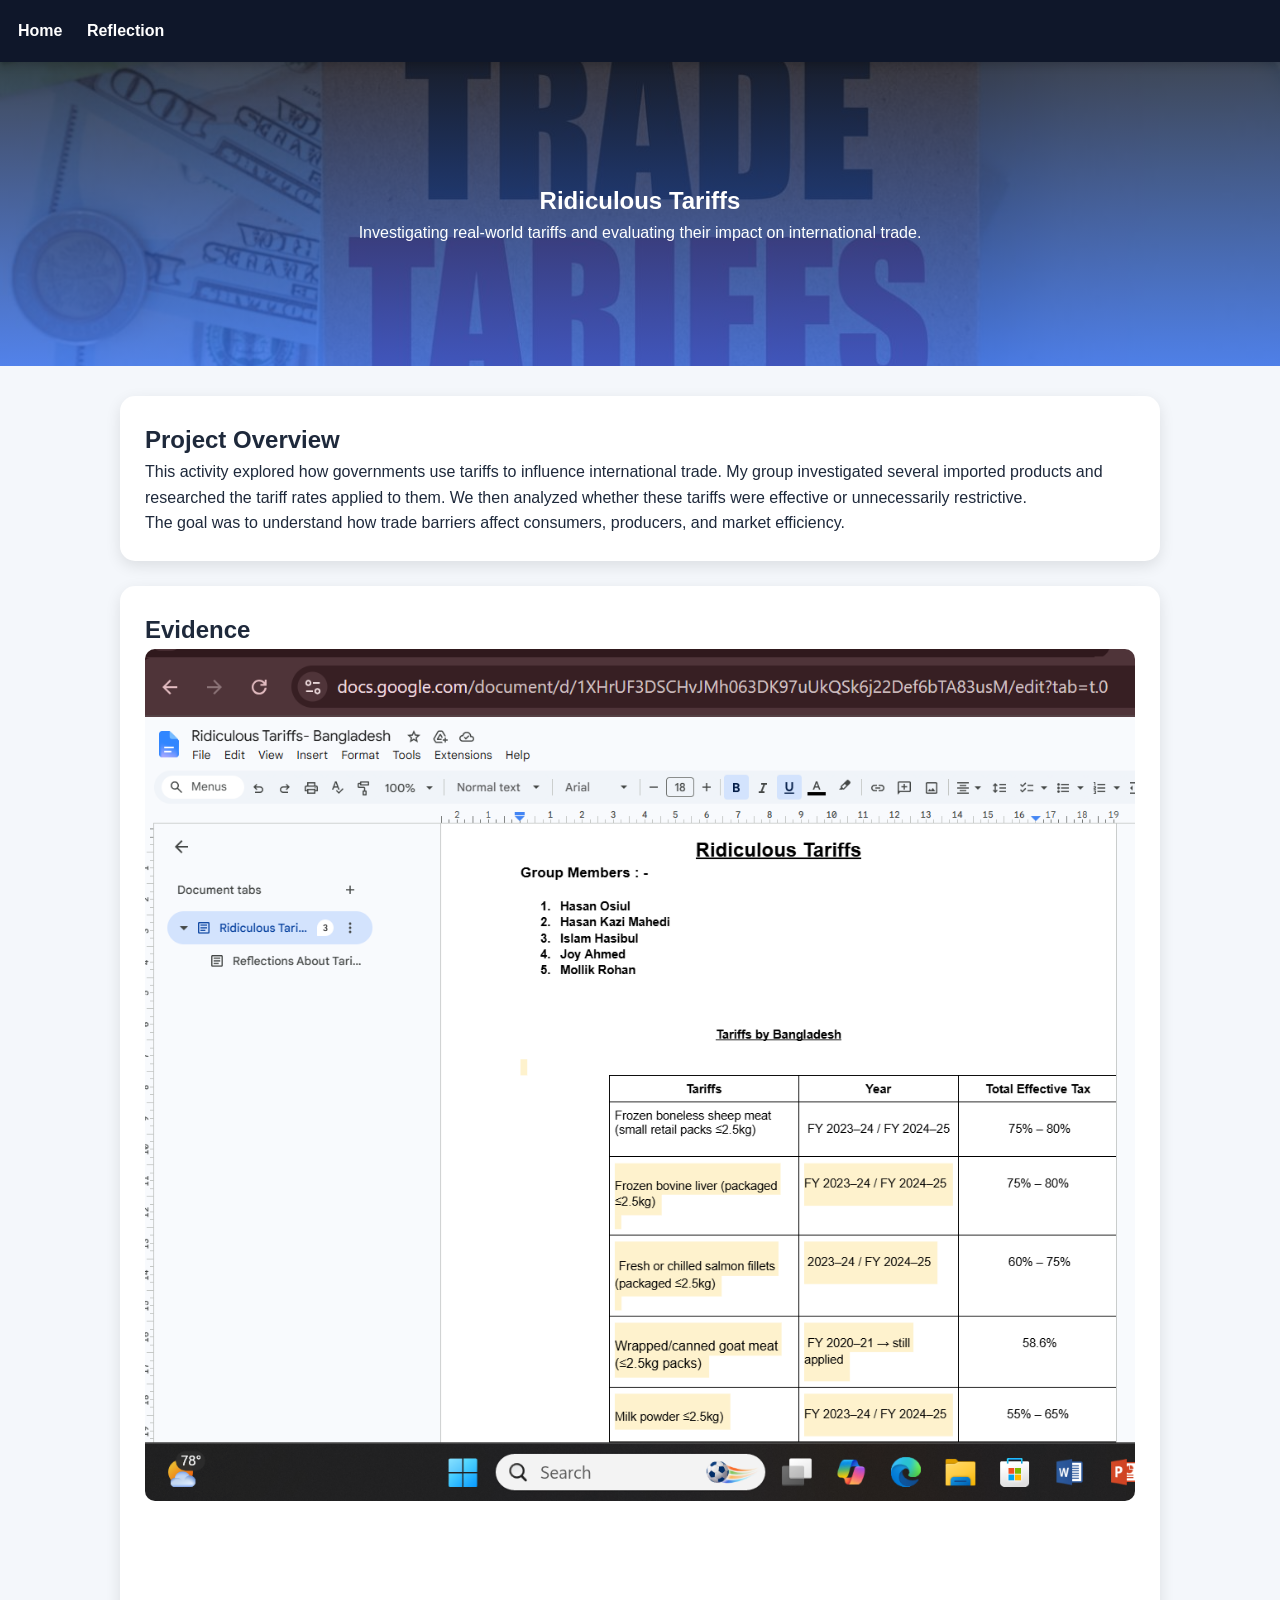
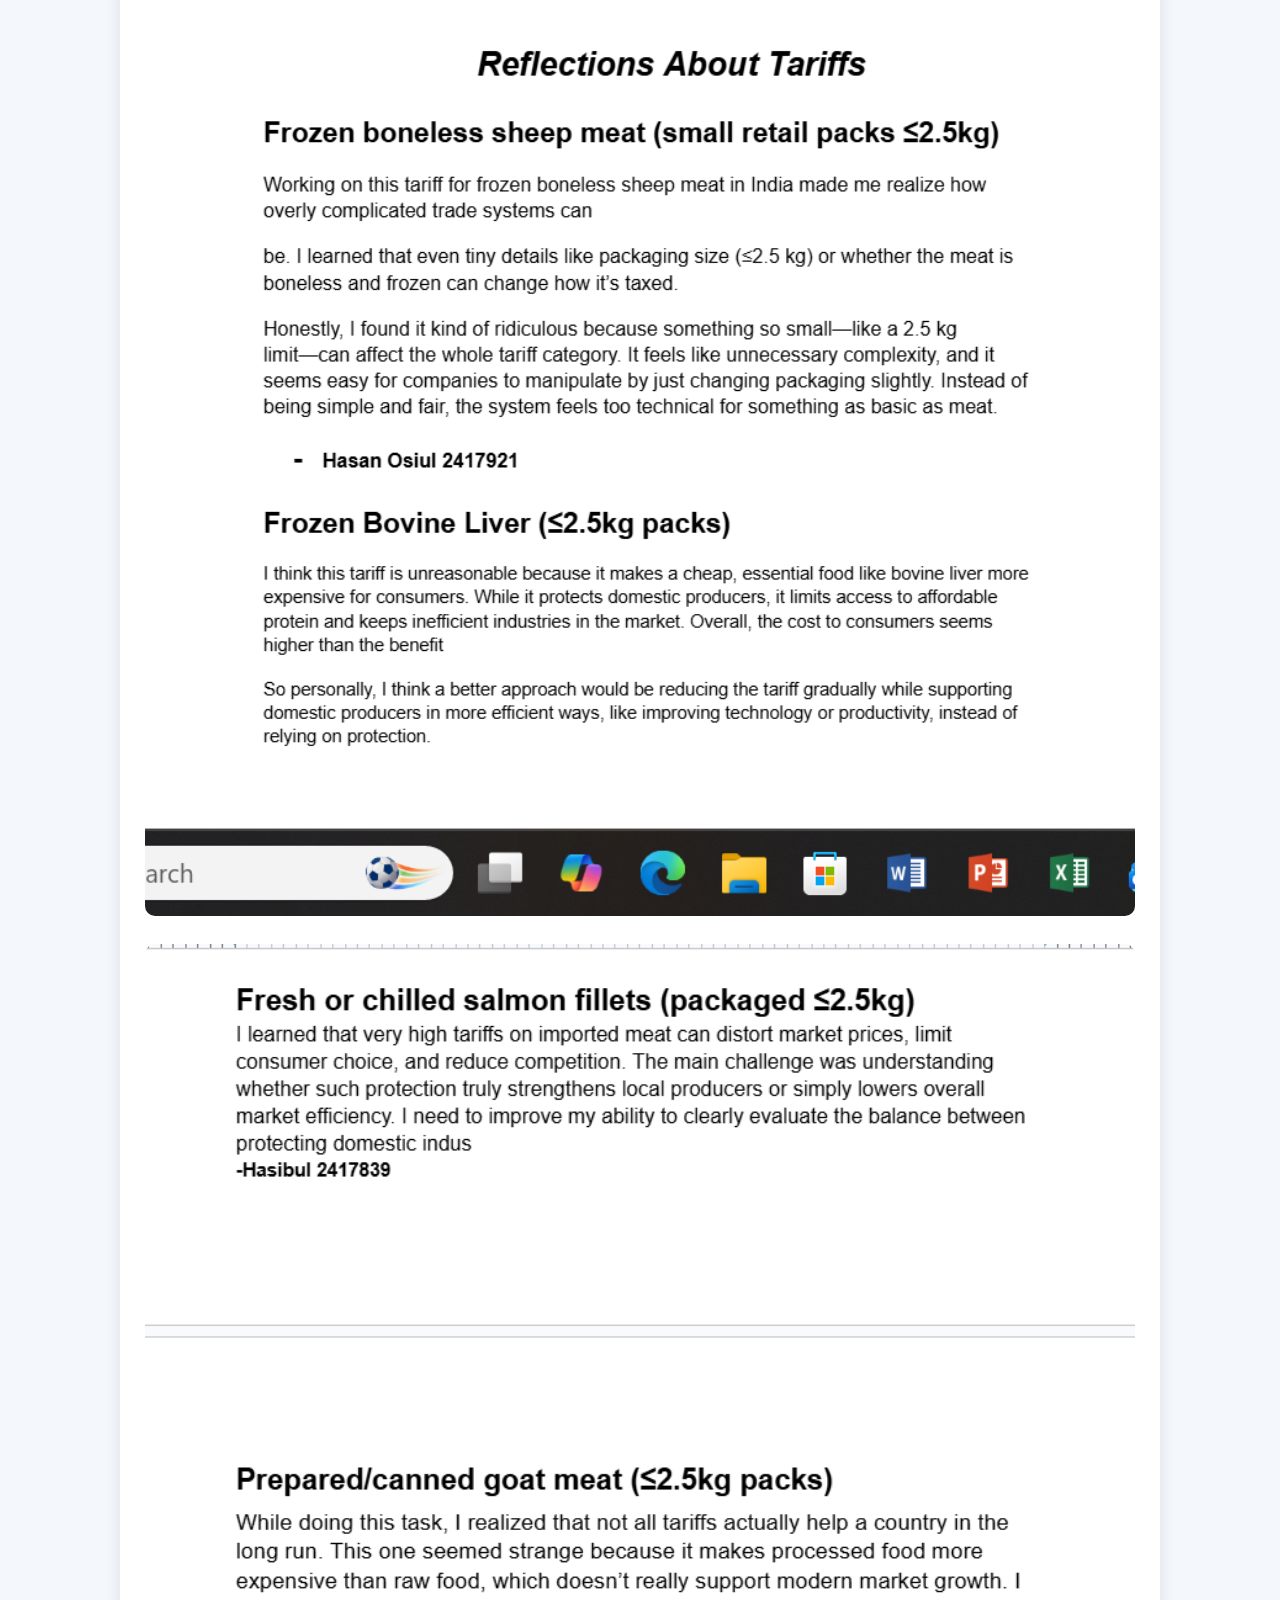
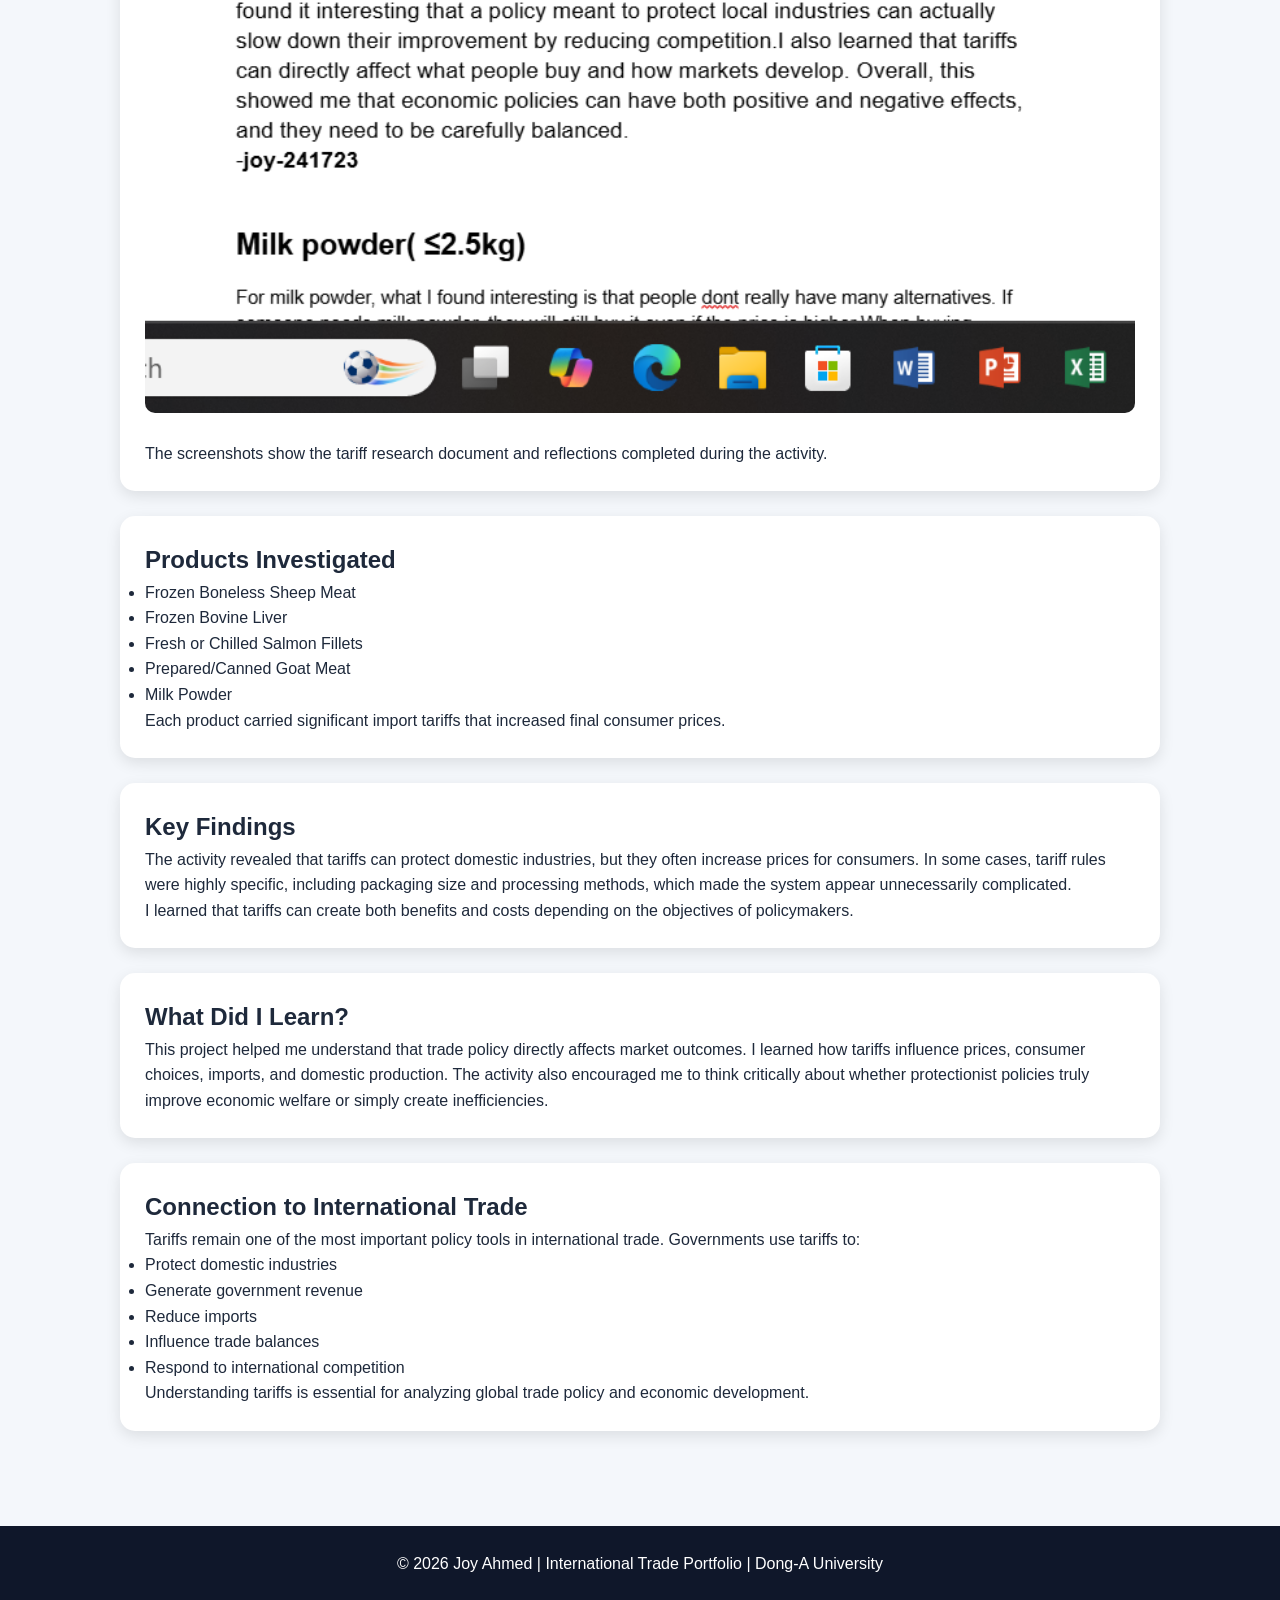
<file: projects/tariffs.html>
<!DOCTYPE html>
<html lang="en">
<head>
<meta charset="UTF-8">
<meta name="viewport" content="width=device-width, initial-scale=1.0">
<title>Ridiculous Tariffs</title>

<link rel="stylesheet" href="../css/style.css">

<style>
.project-header{
background:
linear-gradient(
rgba(15,23,42,.75),
rgba(37,99,235,.75)
),
url("../images/tariffs-bg.jpg");

background-size:cover;
background-position:center;
background-repeat:no-repeat;

color:white;
padding:120px 20px;
text-align:center;
}
.content{
max-width:1100px;
margin:auto;
padding:30px;
}

.card{
background:white;
padding:25px;
margin-bottom:25px;
border-radius:15px;
box-shadow:0 5px 15px rgba(0,0,0,.1);
}

.card img{
width:100%;
border-radius:10px;
margin-bottom:20px;
}
</style>

</head>

<body>

<nav>
<a href="../index.html">Home</a>
<a href="../reflection.html">Reflection</a>
</nav>

<section class="project-header">

<h1>Ridiculous Tariffs</h1>

<p>
Investigating real-world tariffs and evaluating their impact on international trade.
</p>

</section>

<div class="content">

<div class="card">

<h2>Project Overview</h2>

<p>
This activity explored how governments use tariffs to influence international trade.

My group investigated several imported products and researched the tariff rates applied to them. We then analyzed whether these tariffs were effective or unnecessarily restrictive.
</p>

<p>
The goal was to understand how trade barriers affect consumers, producers, and market efficiency.
</p>

</div>

<div class="card">

<h2>Evidence</h2>

<img src="../images/tarrifs.png">

<img src="../images/tarrifs (2).png">

<img src="../images/tarrifs (3).png">

<p>
The screenshots show the tariff research document and reflections completed during the activity.
</p>

</div>

<div class="card">

<h2>Products Investigated</h2>

<ul>
<li>Frozen Boneless Sheep Meat</li>
<li>Frozen Bovine Liver</li>
<li>Fresh or Chilled Salmon Fillets</li>
<li>Prepared/Canned Goat Meat</li>
<li>Milk Powder</li>
</ul>

<p>
Each product carried significant import tariffs that increased final consumer prices.
</p>

</div>

<div class="card">

<h2>Key Findings</h2>

<p>
The activity revealed that tariffs can protect domestic industries, but they often increase prices for consumers.

In some cases, tariff rules were highly specific, including packaging size and processing methods, which made the system appear unnecessarily complicated.
</p>

<p>
I learned that tariffs can create both benefits and costs depending on the objectives of policymakers.
</p>

</div>

<div class="card">

<h2>What Did I Learn?</h2>

<p>
This project helped me understand that trade policy directly affects market outcomes.

I learned how tariffs influence prices, consumer choices, imports, and domestic production.

The activity also encouraged me to think critically about whether protectionist policies truly improve economic welfare or simply create inefficiencies.
</p>

</div>

<div class="card">

<h2>Connection to International Trade</h2>

<p>
Tariffs remain one of the most important policy tools in international trade.

Governments use tariffs to:

</p>

<ul>
<li>Protect domestic industries</li>
<li>Generate government revenue</li>
<li>Reduce imports</li>
<li>Influence trade balances</li>
<li>Respond to international competition</li>
</ul>

<p>
Understanding tariffs is essential for analyzing global trade policy and economic development.
</p>

</div>

</div>
<footer style="
text-align:center;
padding:25px;
background:#0F172A;
color:white;
margin-top:40px;
">
© 2026 Joy Ahmed | International Trade Portfolio | Dong-A University
</footer>

</body>
</html>
</file>
<file: css/style.css>
*{
box-sizing:border-box;
margin:0;
padding:0;
}

body{
font-family:'Segoe UI',Arial,sans-serif;
background:#f4f7fb;
color:#1e293b;
line-height:1.6;
}

nav{
background:#0f172a;
padding:18px;
position:sticky;
top:0;
z-index:1000;
box-shadow:0 2px 10px rgba(0,0,0,.2);
}

nav a{
color:white;
text-decoration:none;
margin-right:20px;
font-weight:600;
}

.hero{
background:
linear-gradient(
rgba(15,23,42,.75),
rgba(37,99,235,.75)
),
url("../images/world image2.jpg");

background-size:cover;
background-position:center;
background-repeat:no-repeat;

color:white;
padding:140px 20px;
text-align:center;
}

.hero h1{
font-size:3rem;
margin-bottom:15px;
}

.hero p{
font-size:1.2rem;
}

.container{
max-width:1200px;
margin:auto;
padding:30px;
}

.cards{
display:grid;
grid-template-columns:repeat(auto-fit,minmax(250px,1fr));
gap:25px;
}

.card{
background:white;
padding:25px;
border-radius:15px;
box-shadow:0 5px 15px rgba(0,0,0,.1);
transition:.3s;
}

.card:hover{
transform:translateY(-8px);
}

.btn{
background:#2563eb;
color:white;
padding:12px 18px;
text-decoration:none;
border-radius:8px;
display:inline-block;
margin-top:10px;
font-weight:600;
}

.btn:hover{
background:#1d4ed8;
}

.section{
margin:30px 0;
}

.demo{
background:#eef4ff;
padding:20px;
border-radius:12px;
}

input,select{
padding:10px;
margin:5px;
border:1px solid #cbd5e1;
border-radius:6px;
}

img{
max-width:100%;
border-radius:12px;
}

footer{
background:#0f172a;
color:white;
text-align:center;
padding:25px;
margin-top:50px;
}
</file>
